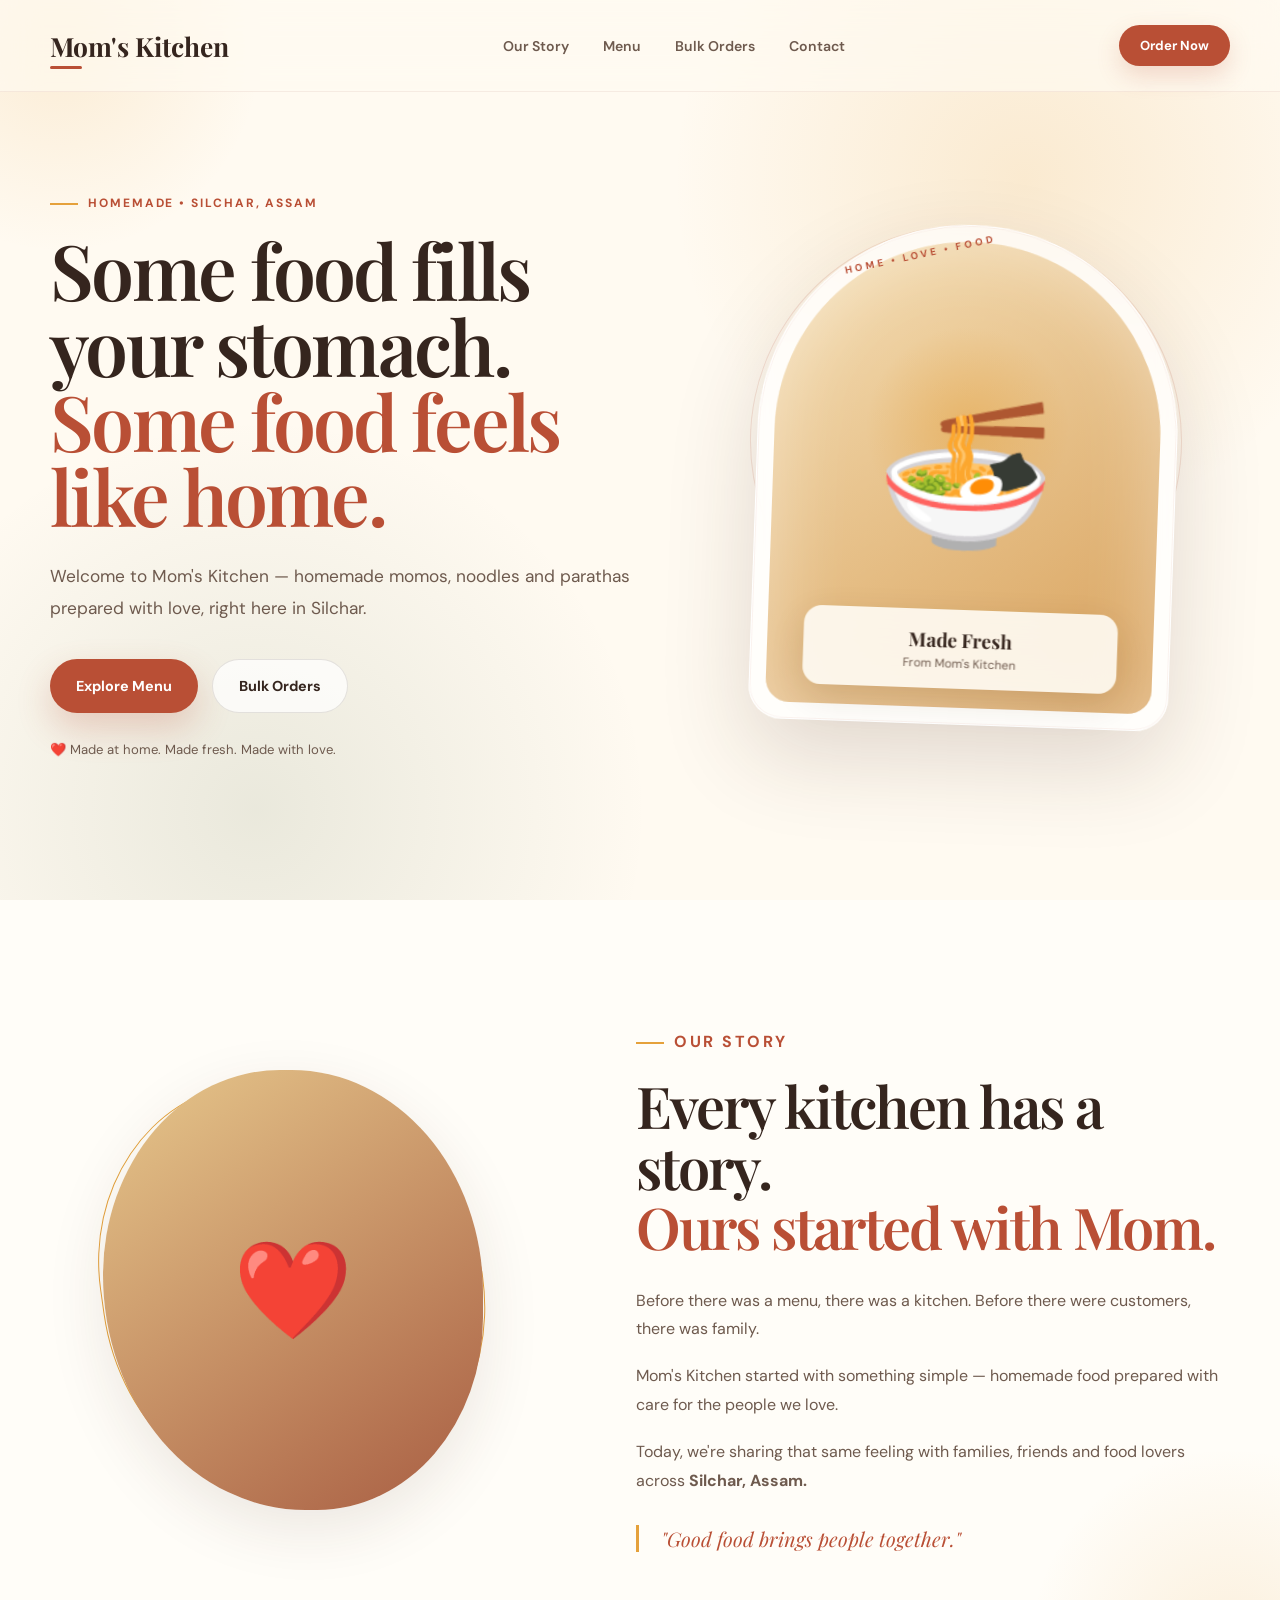
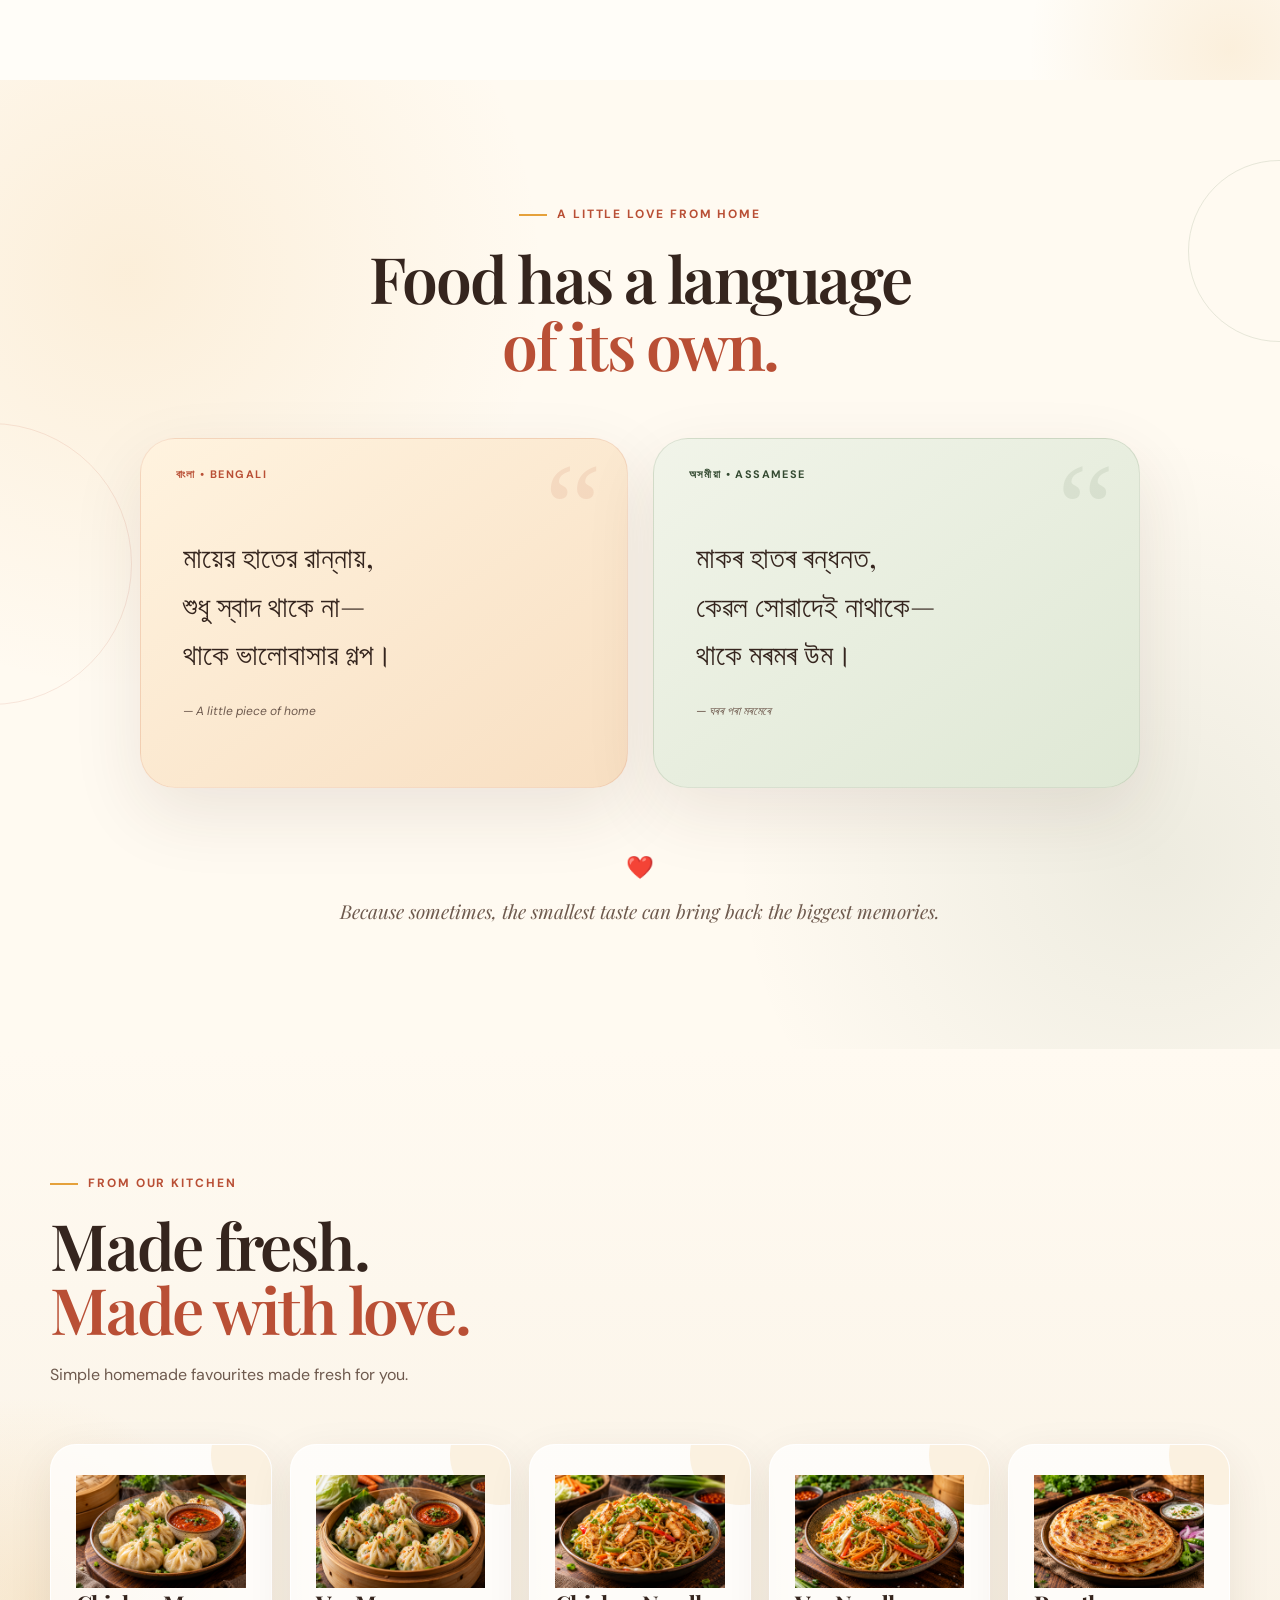
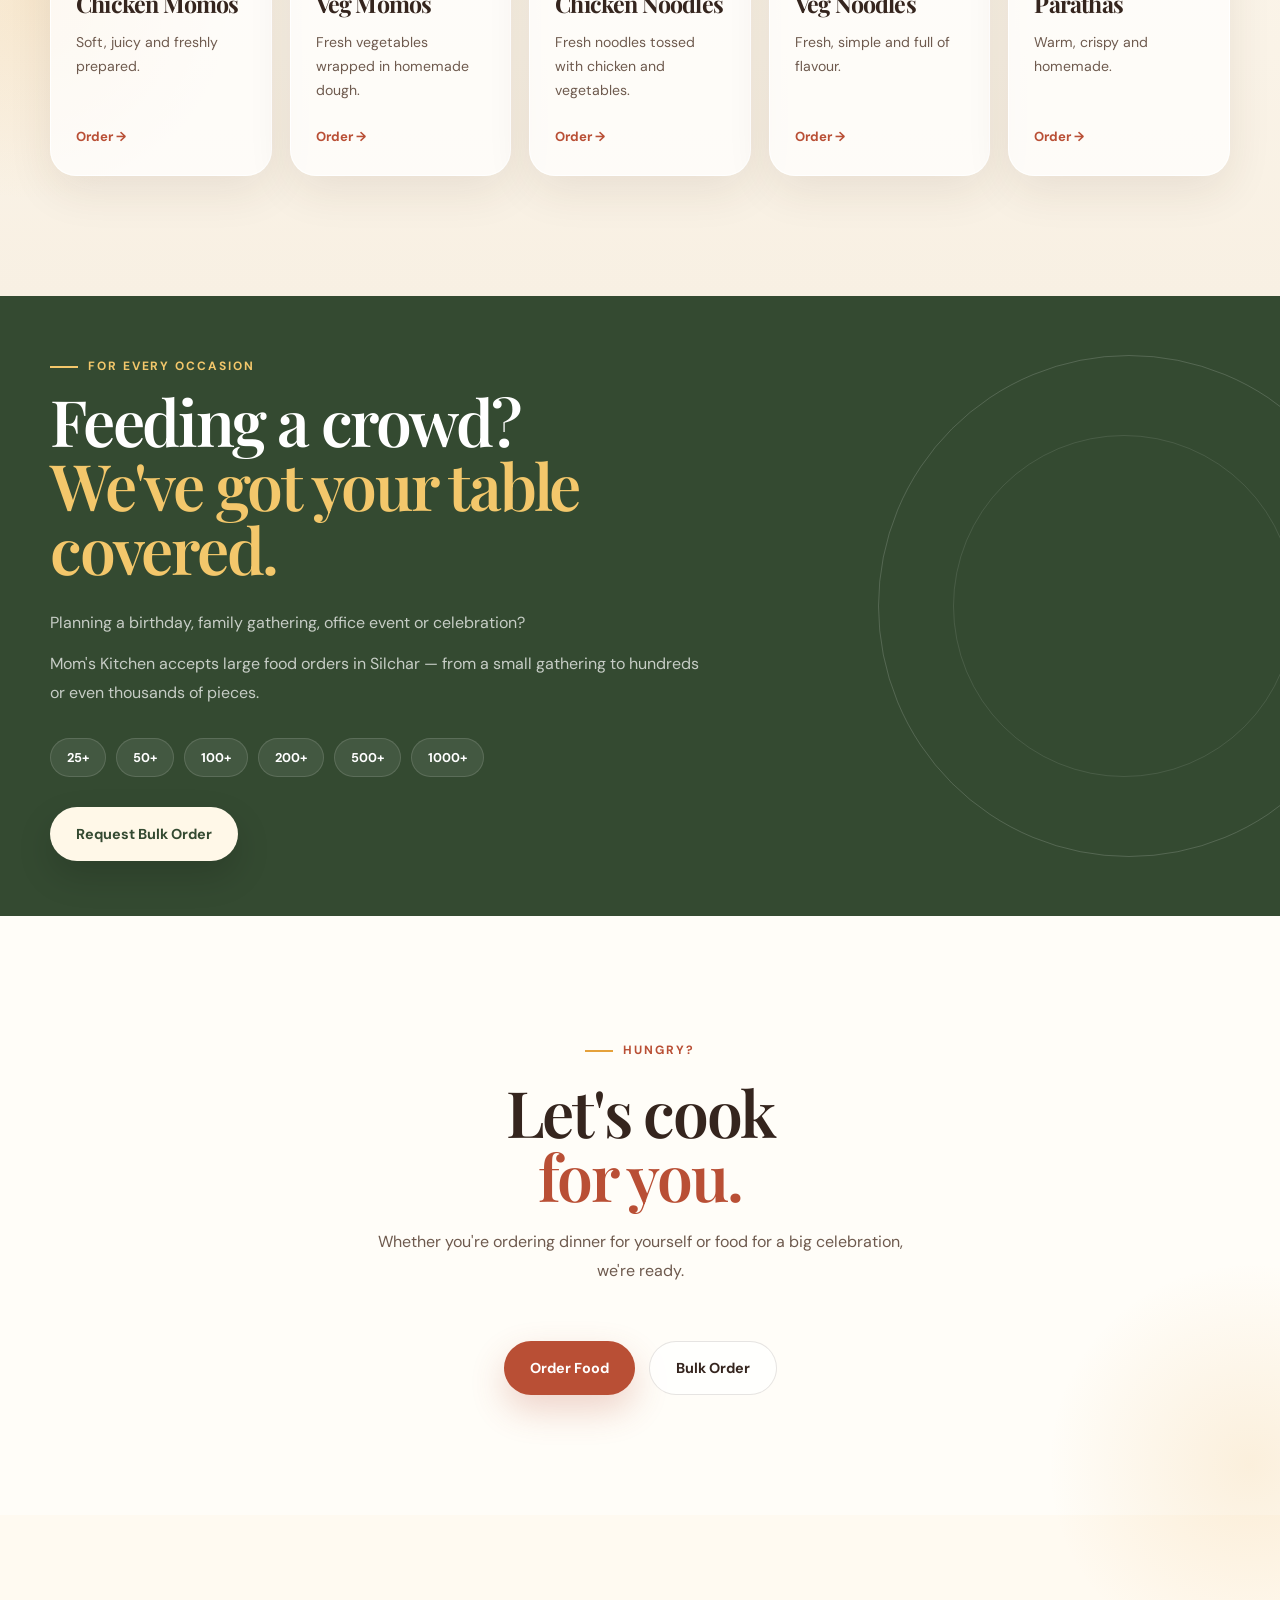
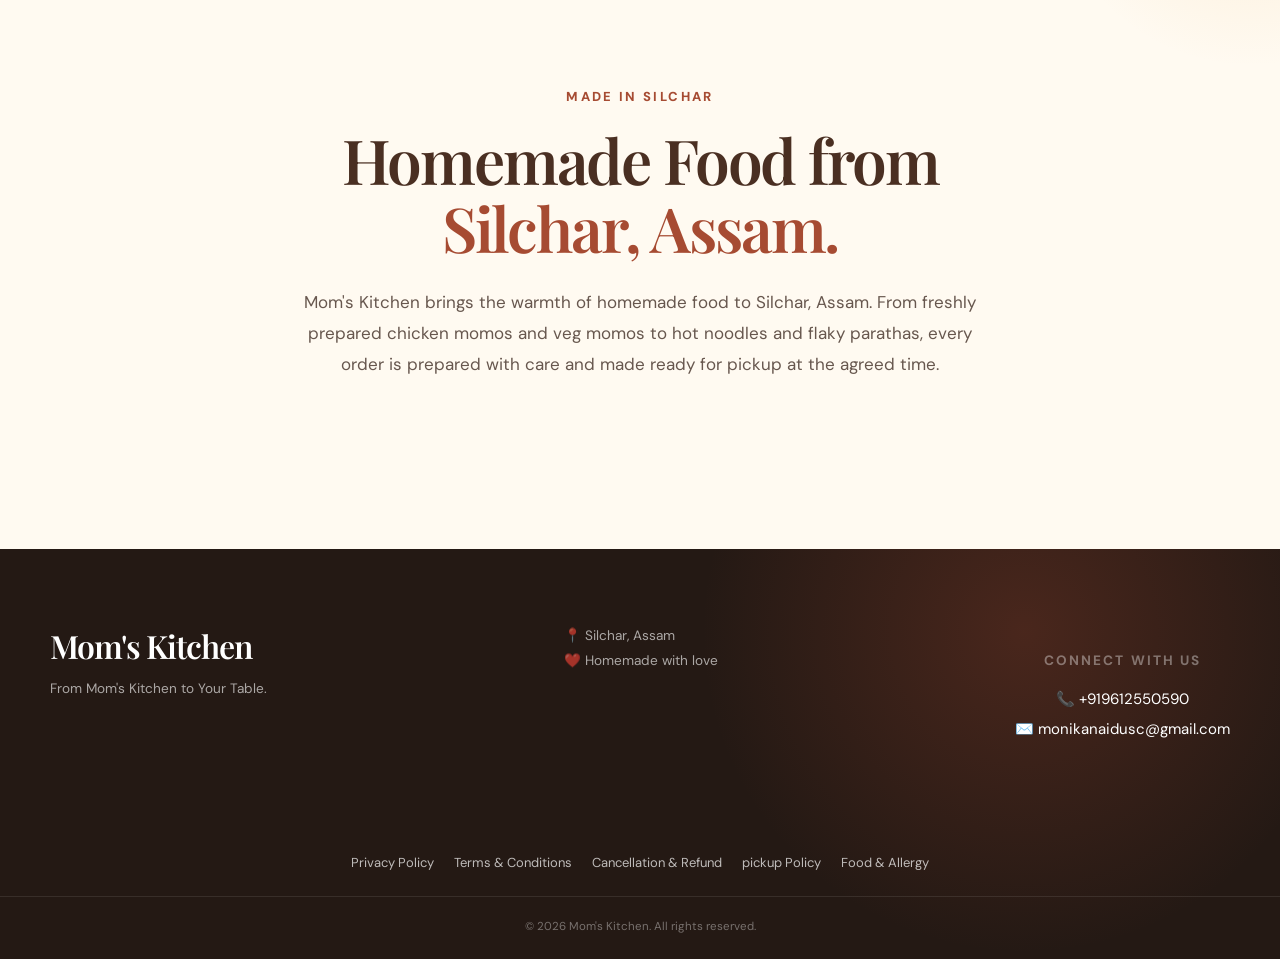
<file: index.html>
<!DOCTYPE html>
<html lang="en">
<head>

    <!-- BASIC SEO -->
    <meta charset="UTF-8">

    <meta name="viewport"
        content="width=device-width, initial-scale=1.0">

    <title>
        Mom's Kitchen | Homemade Momos, Noodles & Parathas in Silchar, Assam
    </title>

    <meta name="description"
        content="Mom's Kitchen serves delicious homemade chicken momos, veg momos, noodles and parathas in Silchar, Assam. Order through WhatsApp and pick up your freshly prepared food at the agreed time.">

    <meta name="keywords"
        content="Mom's Kitchen, homemade food Silchar, momos Silchar, chicken momos Silchar, veg momos Silchar, noodles Silchar, paratha Silchar, homemade momos Assam, bulk momos Silchar, party food Silchar">

    <meta name="author"
        content="Mom's Kitchen">

    <meta name="robots"
        content="index, follow">


    <!-- CANONICAL URL -->
    <!-- Replace this with your real website URL after publishing -->

    <link rel="canonical"
        href="https://YOUR-DOMAIN.com/">


    <!-- OPEN GRAPH / SOCIAL SHARING -->

    <meta property="og:type"
        content="website">

    <meta property="og:title"
        content="Mom's Kitchen | Homemade Food in Silchar">

    <meta property="og:description"
        content="Homemade chicken momos, veg momos, noodles and parathas made with care in Silchar, Assam. Order through WhatsApp and pick up your food.">

    <meta property="og:url"
        content="https://YOUR-DOMAIN.com/">

    <meta property="og:site_name"
        content="Mom's Kitchen">

    <meta property="og:image"
        content="https://YOUR-DOMAIN.com/images/og-image.jpg">


    <!-- TWITTER / X SHARING -->

    <meta name="twitter:card"
        content="summary_large_image">

    <meta name="twitter:title"
        content="Mom's Kitchen | Homemade Food in Silchar">

    <meta name="twitter:description"
        content="Homemade momos, noodles and parathas in Silchar, Assam. Order through WhatsApp and pick up your freshly prepared food.">

    <meta name="twitter:image"
        content="https://YOUR-DOMAIN.com/images/og-image.jpg">


    <!-- THEME COLOR -->

    <meta name="theme-color"
        content="#5C2F24">


    <!-- FAVICON -->
    <!-- We'll add the actual favicon later -->

    <link rel="icon"
        href="images/favicon.png">


    <!-- GOOGLE FONTS -->

    <link rel="preconnect"
        href="https://fonts.googleapis.com">

    <link rel="preconnect"
        href="https://fonts.gstatic.com"
        crossorigin>

    <link
        href="https://fonts.googleapis.com/css2?family=DM+Sans:wght@400;500;600;700&family=Playfair+Display:wght@500;600;700&display=swap"
        rel="stylesheet">


    <!-- WEBSITE CSS -->

    <link rel="stylesheet"
        href="style.css">
        <!-- LOCAL BUSINESS STRUCTURED DATA -->

<script type="application/ld+json">
{
    "@context": "https://schema.org",
    "@type": "FoodEstablishment",

    "name": "Mom's Kitchen",

    "description": "Homemade chicken momos, veg momos, noodles and parathas prepared in Silchar, Assam.",

    "servesCuisine": [
        "Indian",
        "Assamese",
        "Chinese-inspired",
        "Homemade Food"
    ],

    "address": {
        "@type": "PostalAddress",
        "addressLocality": "Silchar",
        "addressRegion": "Assam",
        "addressCountry": "IN"
    },

    "areaServed": {
        "@type": "City",
        "name": "Silchar"
    },

    "priceRange": "₹₹",

    "url": "https://YOUR-DOMAIN.com/",

    "sameAs": [
        "YOUR INSTAGRAM URL"
    ]
}
</script>

</head>

<body>

    <!-- =========================
         NAVIGATION
    ========================== -->

    <header class="navbar">
        <div class="container nav-container">

            <a href="#" class="logo">
                Mom's Kitchen
            </a>

            <nav class="nav-links">
                <a href="#story">Our Story</a>
                <a href="#menu">Menu</a>
                <a href="#bulk">Bulk Orders</a>
                <a href="#contact">Contact</a>
            </nav>

            <a
    href="javascript:void(0)"
    class="nav-order"
    onclick="orderOnWhatsApp('General Order')"
>
    Order Now
</a>

        </div>
    </header>


    <!-- =========================
         HERO
    ========================== -->

    <main>

        <section class="hero">

            <div class="hero-content">

                <p class="eyebrow">
                    Homemade • Silchar, Assam
                </p>

                <h1>
                    Some food fills your stomach.
                    <span>Some food feels like home.</span>
                </h1>

                <p class="hero-description">
                    Welcome to Mom's Kitchen — homemade momos,
                    noodles and parathas prepared with love,
                    right here in Silchar.
                </p>

                <div class="hero-buttons">

                    <a href="#menu" class="btn btn-primary">
                        Explore Menu
                    </a>

                    <a href="#bulk" class="btn btn-secondary">
                        Bulk Orders
                    </a>

                </div>

                <p class="hero-note">
                    ❤️ Made at home. Made fresh. Made with love.
                </p>

            </div>

            <div class="hero-visual">

                <div class="food-card">
                    <div class="food-placeholder">
                        🍜
                    </div>

                    <div class="food-card-text">
                        <strong>Made Fresh</strong>
                        <span>From Mom's Kitchen</span>
                    </div>
                </div>

            </div>

        </section>


        <!-- =========================
             STORY
        ========================== -->

        <section id="story" class="story section">

            <div class="container story-grid">

                <div class="story-image">
                    <div class="image-placeholder">
                        ❤️
                    </div>
                </div>

                <div class="story-content">

                    <p class="eyebrow">
                        Our Story
                    </p>

                    <h2>
                        Every kitchen has a story.
                        <span>Ours started with Mom.</span>
                    </h2>

                    <p>
                        Before there was a menu, there was a kitchen.
                        Before there were customers, there was family.
                    </p>

                    <p>
                        Mom's Kitchen started with something simple —
                        homemade food prepared with care for the people
                        we love.
                    </p>

                    <p>
                        Today, we're sharing that same feeling with
                        families, friends and food lovers across
                        <strong>Silchar, Assam.</strong>
                    </p>

                    <div class="story-quote">
                        "Good food brings people together."
                    </div>

                </div>

            </div>

        </section>
        <!-- =========================
     WORDS FROM HOME
========================== -->

<section class="words-home">

    <div class="container">

        <div class="words-heading">
            <p class="eyebrow">A Little Love From Home</p>

            <h2>
                Food has a language
                <span>of its own.</span>
            </h2>
        </div>


        <div class="quote-grid">

            <!-- Bengali -->

            <div class="language-quote bengali-quote">

                <span class="quote-language">
                    বাংলা • Bengali
                </span>

                <div class="quote-mark">“</div>

                <p>
                    মায়ের হাতের রান্নায়,<br>
                    শুধু স্বাদ থাকে না—<br>
                    থাকে ভালোবাসার গল্প।
                </p>

                <span class="quote-small">
                    — A little piece of home
                </span>

            </div>


            <!-- Assamese -->

            <div class="language-quote assamese-quote">

                <span class="quote-language">
                    অসমীয়া • Assamese
                </span>

                <div class="quote-mark">“</div>

                <p>
                    মাকৰ হাতৰ ৰন্ধনত,<br>
                    কেৱল সোৱাদেই নাথাকে—<br>
                    থাকে মৰমৰ উম।
                </p>

                <span class="quote-small">
                    — ঘৰৰ পৰা মৰমেৰে
                </span>

            </div>

        </div>


        <div class="little-quote">

            <span>❤️</span>

            <p>
                Because sometimes, the smallest taste
                can bring back the biggest memories.
            </p>

        </div>

    </div>

</section>


        <!-- =========================
             MENU
        ========================== -->

        <section id="menu" class="menu section">

            <div class="container">

                <div class="section-heading">

                    <p class="eyebrow">
                        From Our Kitchen
                    </p>

                    <h2>
                        Made fresh.
                        <span>Made with love.</span>
                    </h2>

                    <p>
                        Simple homemade favourites made fresh
                        for you.
                    </p>

                </div>


                <div class="menu-grid">

                    <article class="menu-card">
                        <div class="menu-image">
    <img
        src="images/Steaming Chicken Momos with Chili Sauce.png"
        alt="Chicken Momos"
    >
</div>
                        <h3>Chicken Momos</h3>

                        <p>
                            Soft, juicy and freshly prepared.
                        </p>

                       <a
    href="javascript:void(0)"
    onclick="orderOnWhatsApp('Chicken Momos')"
>
    Order →
</a>
                    </article>


                    <article class="menu-card">
                        <div class="menu-image">
    <img
        src="images/Steaming Vegetable Momos with Chili Sauce.png"
        alt="Veg Momos"
    >
</div>

                        <h3>Veg Momos</h3>

                        <p>
                            Fresh vegetables wrapped in
                            homemade dough.
                        </p>

                        <a
    href="javascript:void(0)"
    onclick="orderOnWhatsApp('Veg Momos')"
>
    Order →
</a>
                    </article>


                    <article class="menu-card">
                        <div class="menu-image">
    <img
        src="images/Rustic Chicken Stir-Fried Noodles.png"
        alt="Chicken Noodles"
    >
</div>

                        <h3>Chicken Noodles</h3>

                        <p>
                            Fresh noodles tossed with chicken
                            and vegetables.
                        </p>

                        <a
    href="javascript:void(0)"
    onclick="orderOnWhatsApp('Chicken Noodles')"
>
    Order →
</a>
                    </article>


                    <article class="menu-card">
                        <div class="menu-image">
    <img
        src="images/Steaming Vegetable Noodles in a Rustic Bowl.png"
        alt="Veg Noodles"
    >
</div>

                        <h3>Veg Noodles</h3>

                        <p>
                            Fresh, simple and full of flavour.
                        </p>

                        <a
    href="javascript:void(0)"
    onclick="orderOnWhatsApp('Veg Noodles')"
>
    Order →
</a>
                    </article>


                    <article class="menu-card">
                        <div class="menu-image">
    <img
        src="images/Buttery Flaky Parathas with Chutney copy.png"
        alt="Homemade Paratha"
    >
</div>

                        <h3>Parathas</h3>

                        <p>
                            Warm, crispy and homemade.
                        </p>

                       <a
    href="javascript:void(0)"
    onclick="orderOnWhatsApp('Parathas')"
>
    Order →
</a>
                    </article>

                </div>

            </div>

        </section>


        <!-- =========================
             BULK ORDERS
        ========================== -->

        <section id="bulk" class="bulk section">

            <div class="container bulk-container">

                <div class="bulk-content">

                    <p class="eyebrow">
                        For Every Occasion
                    </p>

                    <h2>
                        Feeding a crowd?
                        <span>We've got your table covered.</span>
                    </h2>

                    <p>
                        Planning a birthday, family gathering,
                        office event or celebration?
                    </p>

                    <p>
                        Mom's Kitchen accepts large food orders
                        in Silchar — from a small gathering to
                        hundreds or even thousands of pieces.
                    </p>

                    <div class="quantity-list">

                        <span>25+</span>
                        <span>50+</span>
                        <span>100+</span>
                        <span>200+</span>
                        <span>500+</span>
                        <span>1000+</span>

                    </div>

                    <a
    href="javascript:void(0)"
    class="btn btn-light"
    onclick="bulkOrderOnWhatsApp()"
>
    Request Bulk Order
</a>

                </div>

            </div>

        </section>


        <!-- =========================
             ORDER
        ========================== -->

        <section id="order" class="order section">

            <div class="container">

                <div class="section-heading">

                    <p class="eyebrow">
                        Hungry?
                    </p>

                    <h2>
                        Let's cook
                        <span>for you.</span>
                    </h2>

                    <p>
                        Whether you're ordering dinner for yourself
                        or food for a big celebration, we're ready.
                    </p>

                </div>

                <div class="order-buttons">

                    <a
    href="javascript:void(0)"
    class="btn btn-primary"
    onclick="orderOnWhatsApp('Food Order')"
>
    Order Food
</a>
<a
    href="javascript:void(0)"
    class="btn btn-secondary"
    onclick="bulkOrderOnWhatsApp()"
>
    Bulk Order
</a>

                </div>

            </div>

        </section>

    </main>
    <section class="local-seo-section">

    <p class="section-label">
        MADE IN SILCHAR
    </p>

    <h2>
        Homemade Food from
        <span>Silchar, Assam.</span>
    </h2>

    <p>
        Mom's Kitchen brings the warmth of homemade food to
        Silchar, Assam. From freshly prepared chicken momos and
        veg momos to hot noodles and flaky parathas, every order
        is prepared with care and made ready for pickup at the
        agreed time.
    </p>

</section>


    <!-- =========================
         FOOTER
    ========================== -->

    <footer id="contact">

        <div class="container footer-container">

            <div>
                <h2>Mom's Kitchen</h2>

                <p>
                    From Mom's Kitchen to Your Table.
                </p>
            </div>

            <div>
                <p>📍 Silchar, Assam</p>
                <p>❤️ Homemade with love</p>
            </div>
            <div class="footer-contact">

    <p class="footer-contact-title">
        Connect With Us
    </p>

    <a href="tel:+919612550590">
        📞 +919612550590
    </a>

    <a href="mailto:monikanaidusc@gmail.com">
        ✉️ monikanaidusc@gmail.com
    </a>

</div>

        </div>
        <div class="footer-legal">

    <a href="privacy.html">Privacy Policy</a>

    <a href="terms.html">Terms & Conditions</a>

    <a href="refund.html">Cancellation & Refund</a>

    <a href="pickup.html">pickup Policy</a>

    <a href="allergy.html">Food & Allergy</a>

</div>

        <div class="footer-bottom">
            © 2026 Mom's Kitchen. All rights reserved.
        </div>

    </footer>


    <script src="script.js"></script>
    

</body>
</html>
</file>
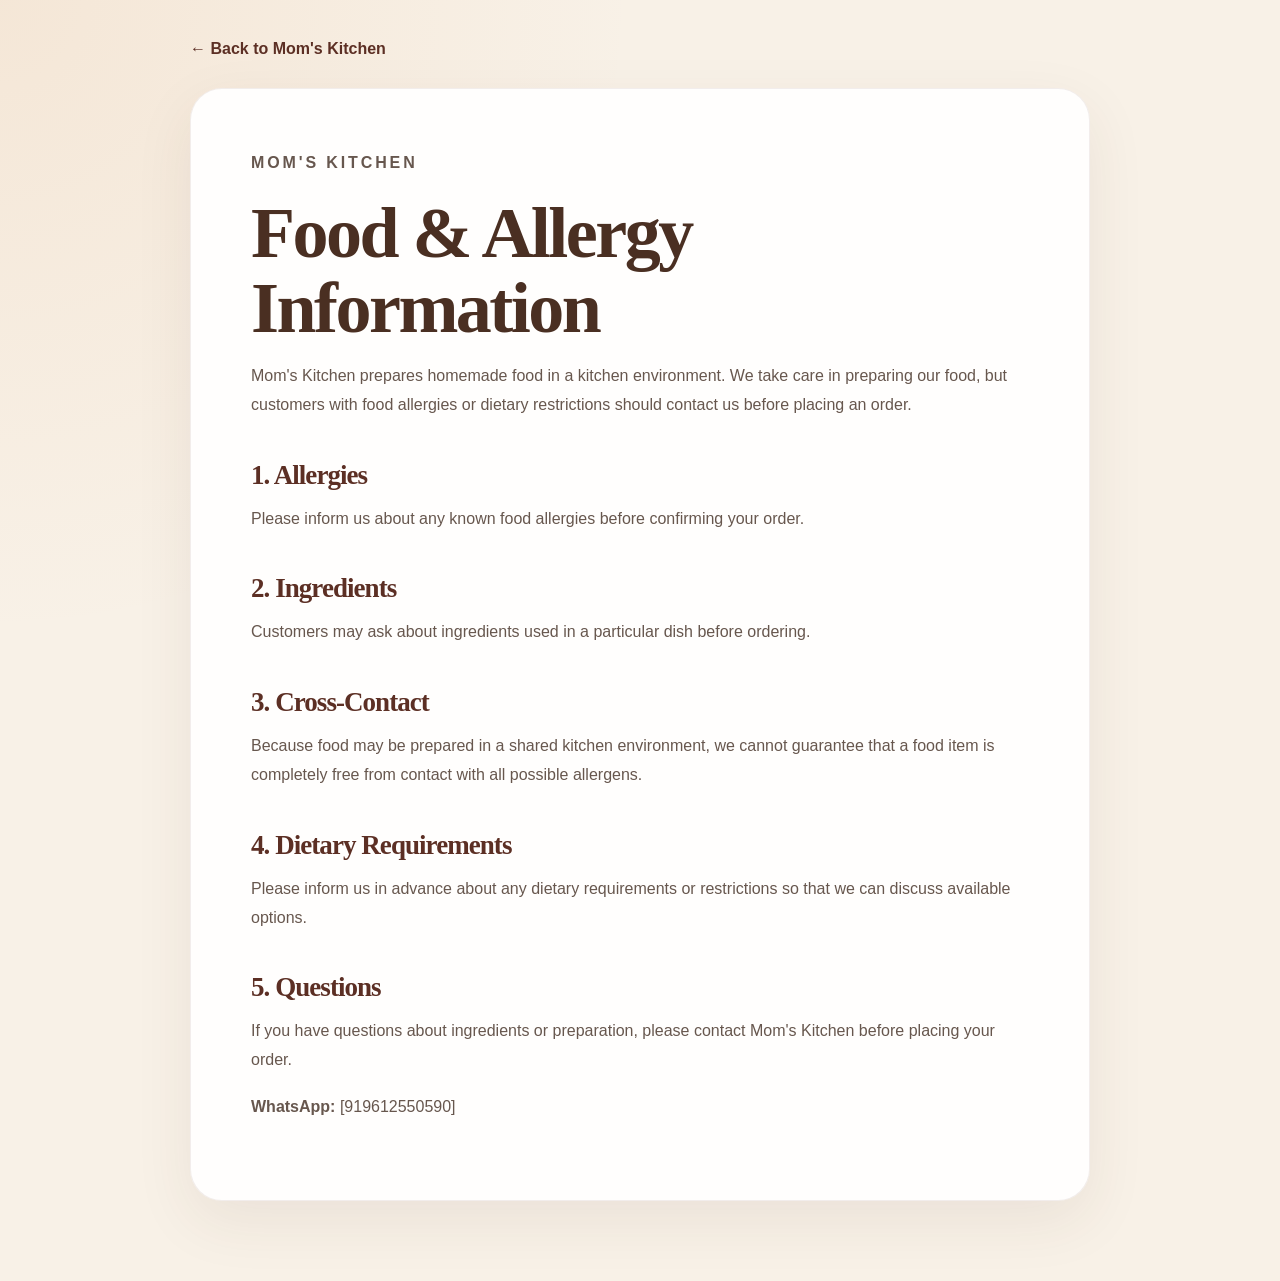
<file: allergy.html>
<!DOCTYPE html>
<html lang="en">

<head>

    <meta charset="UTF-8">
    <meta name="viewport" content="width=device-width, initial-scale=1.0">

    <title>Food & Allergy Information | Mom's Kitchen</title>

    <link rel="stylesheet" href="style.css">

</head>

<body>

<main class="legal-page">

    <a href="index.html" class="legal-back">
        ← Back to Mom's Kitchen
    </a>

    <div class="legal-container">

        <p class="legal-label">MOM'S KITCHEN</p>

        <h1>Food & Allergy Information</h1>

        <p>
            Mom's Kitchen prepares homemade food in a kitchen environment.
            We take care in preparing our food, but customers with food
            allergies or dietary restrictions should contact us before
            placing an order.
        </p>

        <h2>1. Allergies</h2>

        <p>
            Please inform us about any known food allergies before confirming
            your order.
        </p>

        <h2>2. Ingredients</h2>

        <p>
            Customers may ask about ingredients used in a particular dish
            before ordering.
        </p>

        <h2>3. Cross-Contact</h2>

        <p>
            Because food may be prepared in a shared kitchen environment,
            we cannot guarantee that a food item is completely free from
            contact with all possible allergens.
        </p>

        <h2>4. Dietary Requirements</h2>

        <p>
            Please inform us in advance about any dietary requirements or
            restrictions so that we can discuss available options.
        </p>

        <h2>5. Questions</h2>

        <p>
            If you have questions about ingredients or preparation,
            please contact Mom's Kitchen before placing your order.
        </p>

        <p>
            <strong>WhatsApp:</strong> [919612550590]
        </p>

    </div>

</main>

</body>

</html>
</file>
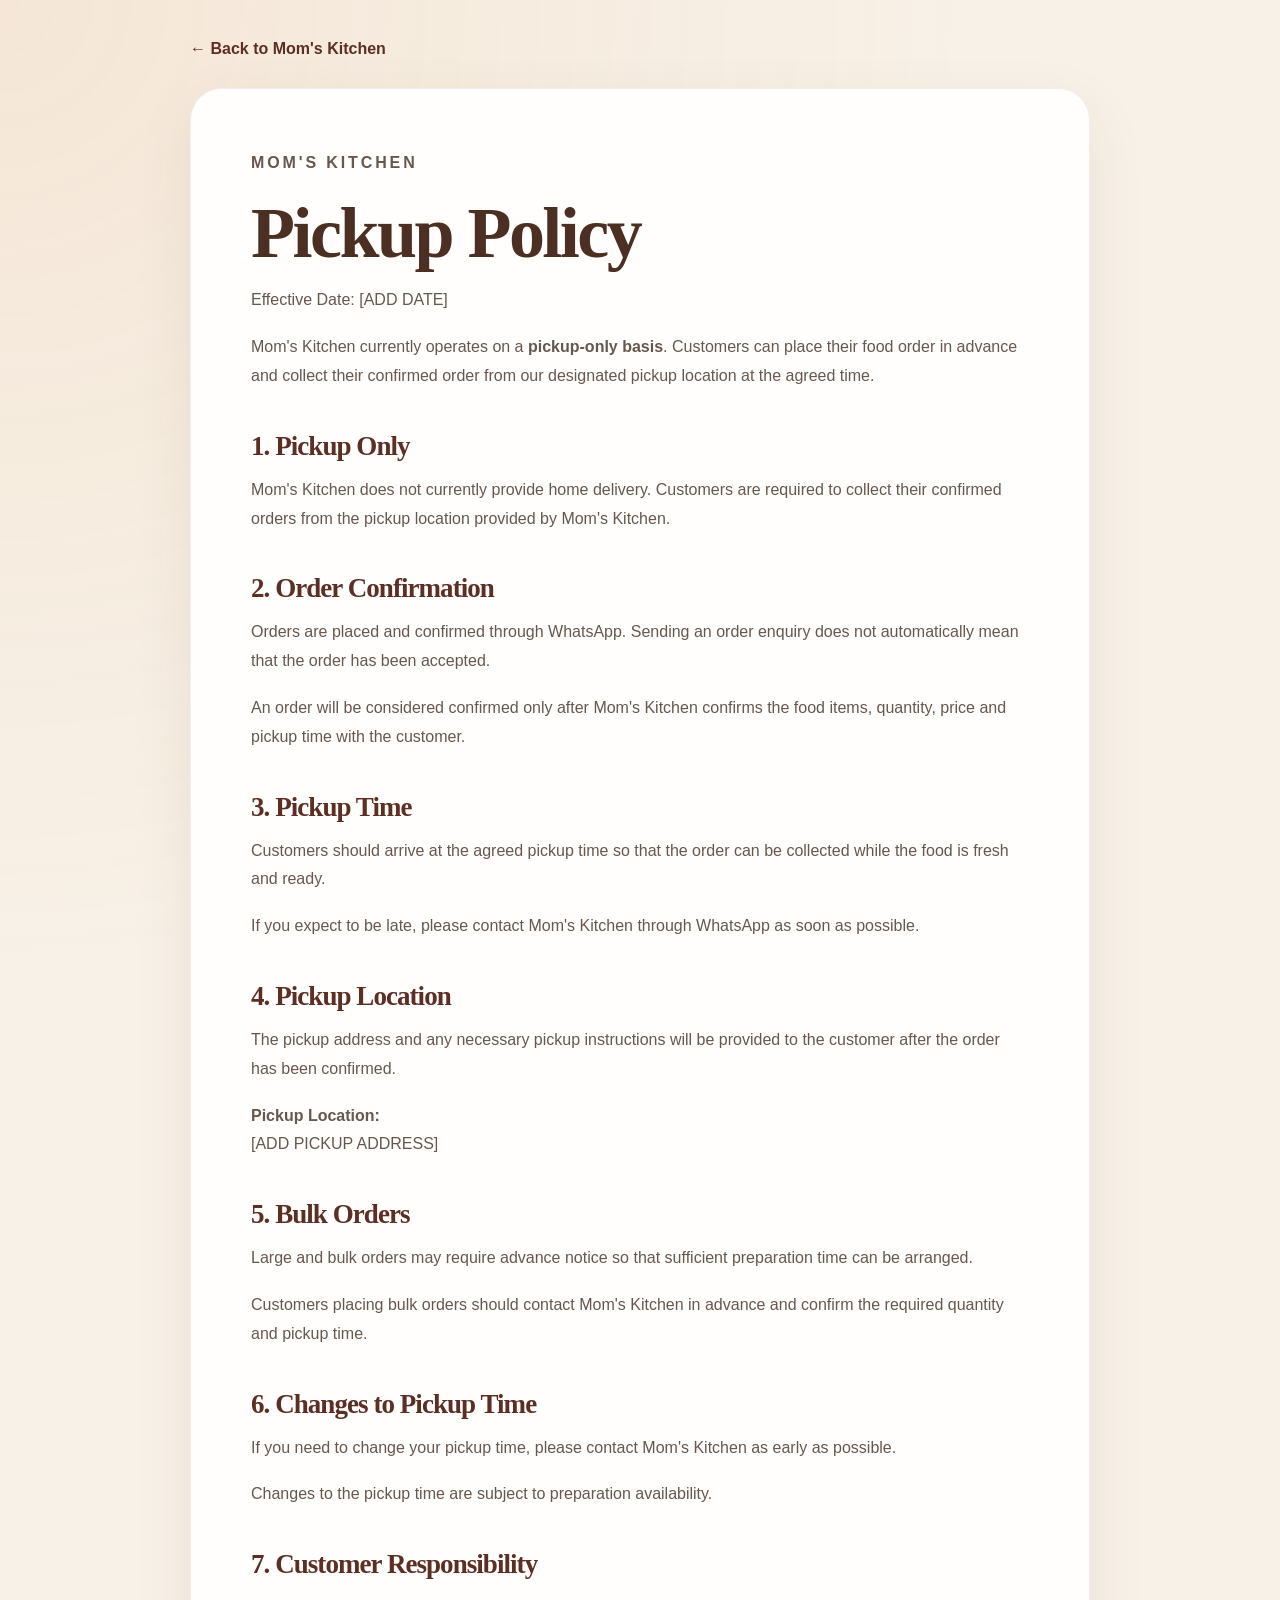
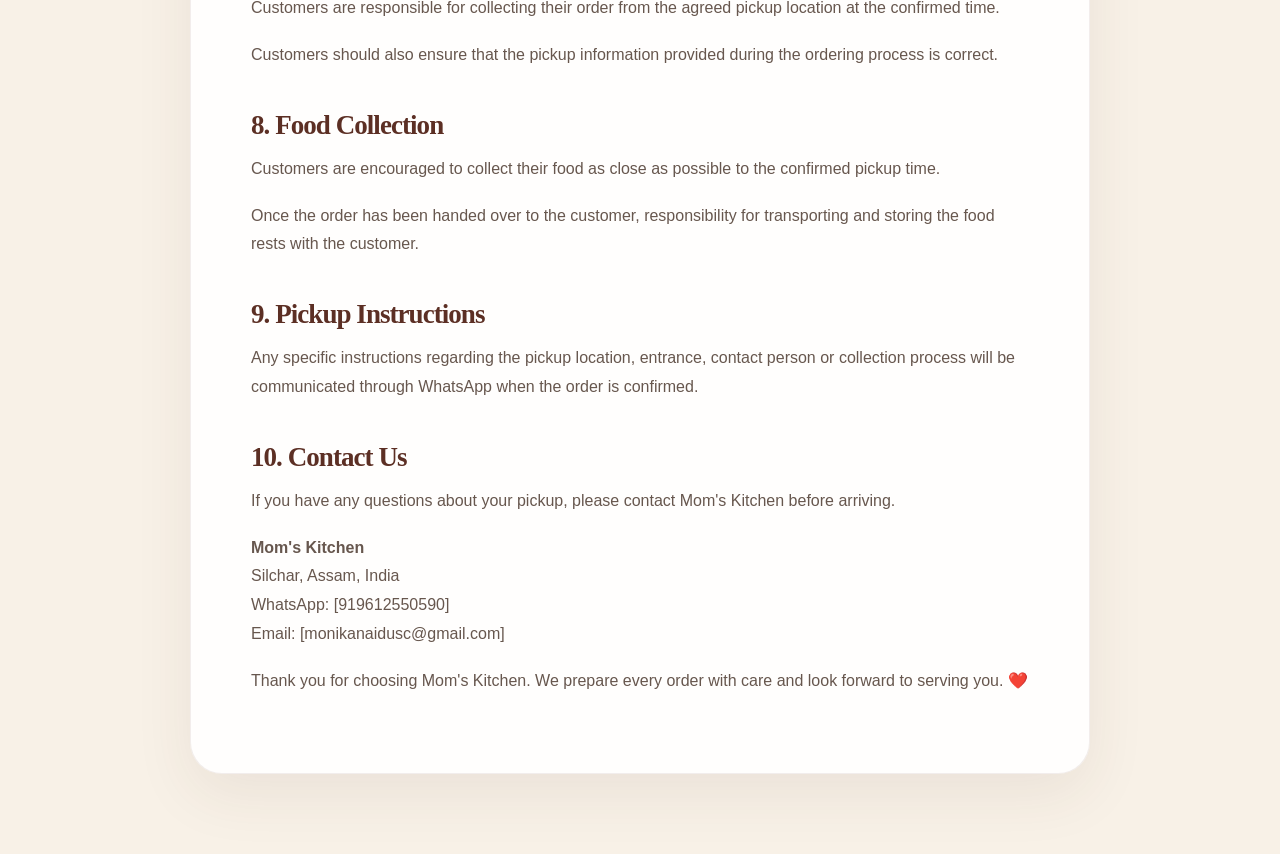
<file: pickup.html>
<!DOCTYPE html>
<html lang="en">

<head>

    <meta charset="UTF-8">

    <meta name="viewport"
        content="width=device-width, initial-scale=1.0">

    <title>Pickup Policy | Mom's Kitchen</title>

    <meta name="description"
        content="Pickup Policy for Mom's Kitchen, Silchar, Assam.">

    <link rel="stylesheet" href="style.css">

</head>


<body>

<main class="legal-page">


    <!-- BACK TO HOME -->

    <a href="index.html" class="legal-back">
        ← Back to Mom's Kitchen
    </a>



    <!-- POLICY CONTENT -->

    <div class="legal-container">


        <p class="legal-label">
            MOM'S KITCHEN
        </p>


        <h1>
            Pickup Policy
        </h1>


        <p class="legal-updated">
            Effective Date: [ADD DATE]
        </p>



        <!-- INTRO -->

        <p>
            Mom's Kitchen currently operates on a
            <strong>pickup-only basis</strong>.
            Customers can place their food order in advance and
            collect their confirmed order from our designated
            pickup location at the agreed time.
        </p>



        <!-- 1 -->

        <h2>
            1. Pickup Only
        </h2>

        <p>
            Mom's Kitchen does not currently provide home delivery.
            Customers are required to collect their confirmed orders
            from the pickup location provided by Mom's Kitchen.
        </p>



        <!-- 2 -->

        <h2>
            2. Order Confirmation
        </h2>

        <p>
            Orders are placed and confirmed through WhatsApp.
            Sending an order enquiry does not automatically mean that
            the order has been accepted.
        </p>

        <p>
            An order will be considered confirmed only after
            Mom's Kitchen confirms the food items, quantity, price
            and pickup time with the customer.
        </p>



        <!-- 3 -->

        <h2>
            3. Pickup Time
        </h2>

        <p>
            Customers should arrive at the agreed pickup time so
            that the order can be collected while the food is fresh
            and ready.
        </p>

        <p>
            If you expect to be late, please contact Mom's Kitchen
            through WhatsApp as soon as possible.
        </p>



        <!-- 4 -->

        <h2>
            4. Pickup Location
        </h2>

        <p>
            The pickup address and any necessary pickup instructions
            will be provided to the customer after the order has
            been confirmed.
        </p>

        <p>
            <strong>Pickup Location:</strong><br>
            [ADD PICKUP ADDRESS]
        </p>



        <!-- 5 -->

        <h2>
            5. Bulk Orders
        </h2>

        <p>
            Large and bulk orders may require advance notice so that
            sufficient preparation time can be arranged.
        </p>

        <p>
            Customers placing bulk orders should contact Mom's Kitchen
            in advance and confirm the required quantity and pickup
            time.
        </p>



        <!-- 6 -->

        <h2>
            6. Changes to Pickup Time
        </h2>

        <p>
            If you need to change your pickup time, please contact
            Mom's Kitchen as early as possible.
        </p>

        <p>
            Changes to the pickup time are subject to preparation
            availability.
        </p>



        <!-- 7 -->

        <h2>
            7. Customer Responsibility
        </h2>

        <p>
            Customers are responsible for collecting their order
            from the agreed pickup location at the confirmed time.
        </p>

        <p>
            Customers should also ensure that the pickup information
            provided during the ordering process is correct.
        </p>



        <!-- 8 -->

        <h2>
            8. Food Collection
        </h2>

        <p>
            Customers are encouraged to collect their food as close
            as possible to the confirmed pickup time.
        </p>

        <p>
            Once the order has been handed over to the customer,
            responsibility for transporting and storing the food
            rests with the customer.
        </p>



        <!-- 9 -->

        <h2>
            9. Pickup Instructions
        </h2>

        <p>
            Any specific instructions regarding the pickup location,
            entrance, contact person or collection process will be
            communicated through WhatsApp when the order is confirmed.
        </p>



        <!-- 10 -->

        <h2>
            10. Contact Us
        </h2>

        <p>
            If you have any questions about your pickup, please
            contact Mom's Kitchen before arriving.
        </p>

        <p>
            <strong>Mom's Kitchen</strong><br>
            Silchar, Assam, India<br>
            WhatsApp: [919612550590]<br>
            Email: [monikanaidusc@gmail.com]
        </p>



        <!-- FINAL NOTE -->

        <p>
            Thank you for choosing Mom's Kitchen.
            We prepare every order with care and look forward to
            serving you. ❤️
        </p>


    </div>

</main>


</body>

</html>
</file>
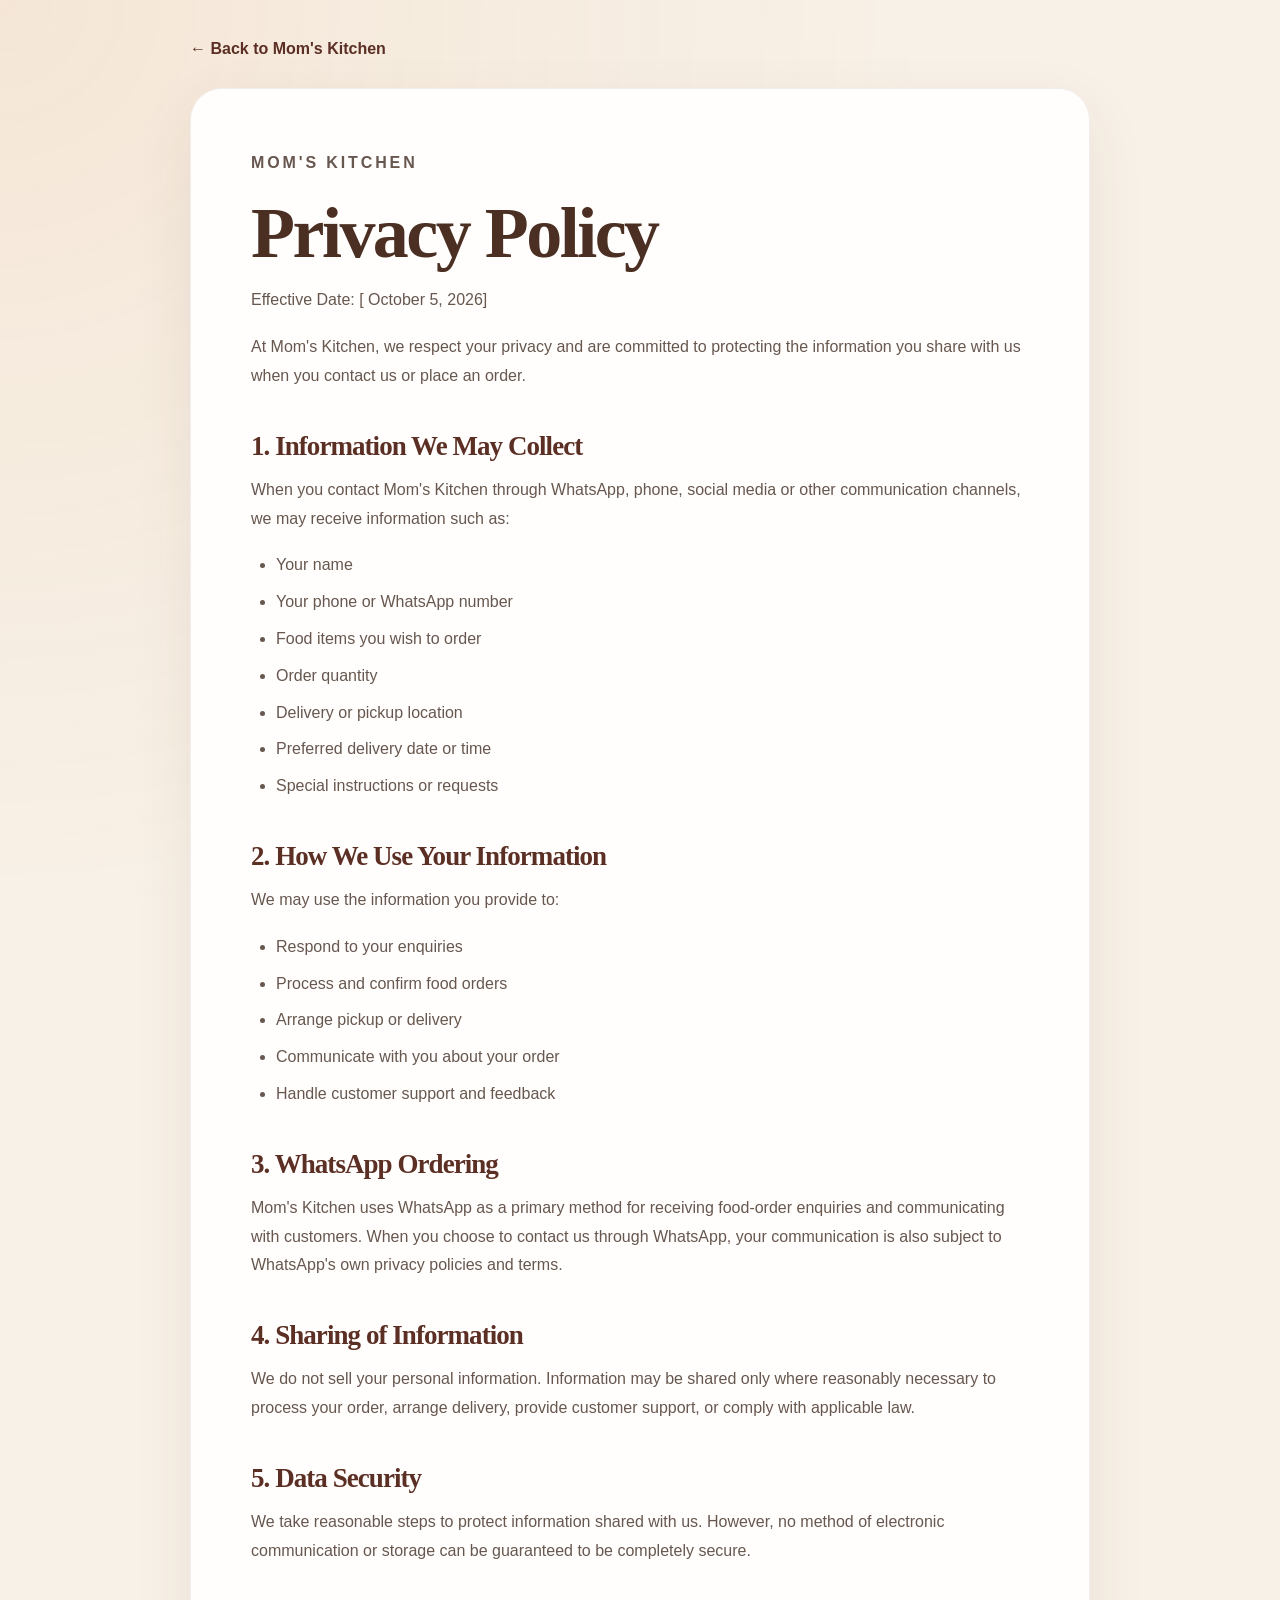
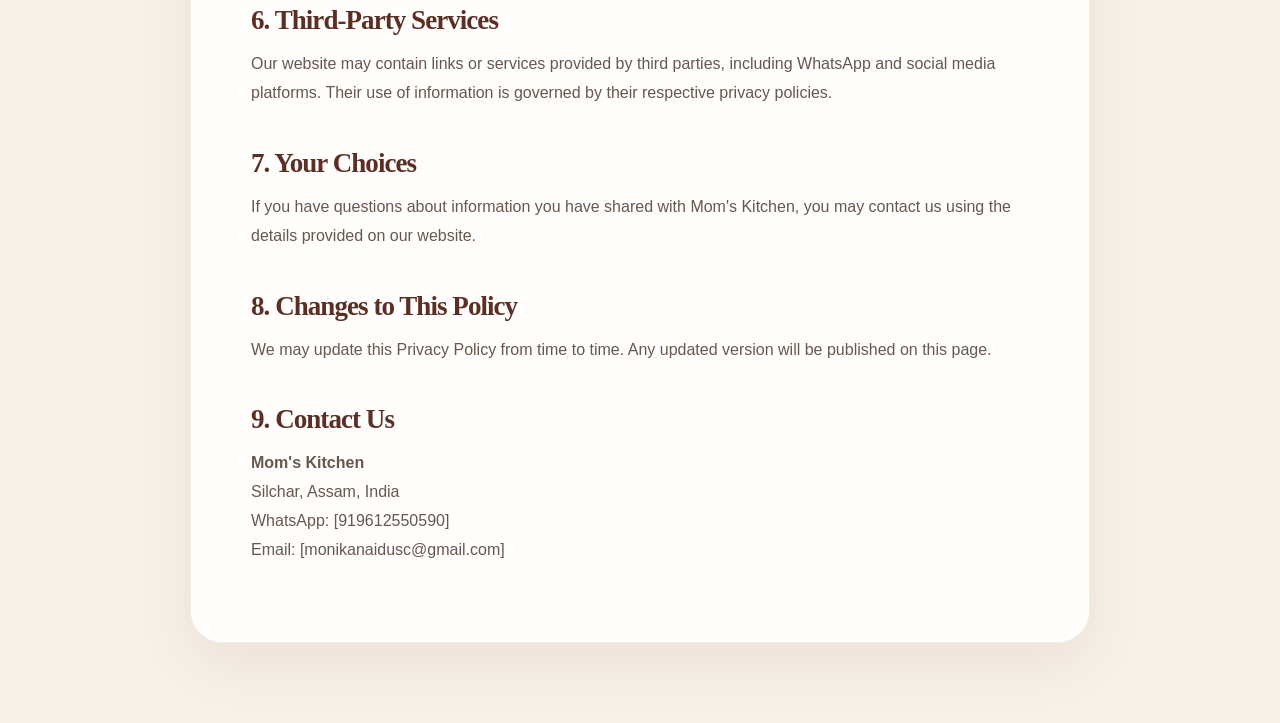
<file: privacy.html>
<!DOCTYPE html>
<html lang="en">
<head>
    <meta charset="UTF-8">
    <meta name="viewport" content="width=device-width, initial-scale=1.0">

    <title>Privacy Policy | Mom's Kitchen</title>

    <meta name="description"
        content="Privacy Policy for Mom's Kitchen, Silchar, Assam.">

    <link rel="stylesheet" href="style.css">
</head>

<body>

    <main class="legal-page">

        <a href="index.html" class="legal-back">← Back to Mom's Kitchen</a>

        <div class="legal-container">

            <p class="legal-label">MOM'S KITCHEN</p>

            <h1>Privacy Policy</h1>

            <p class="legal-updated">
                Effective Date: [ October 5, 2026]
            </p>

            <p>
                At Mom's Kitchen, we respect your privacy and are committed
                to protecting the information you share with us when you
                contact us or place an order.
            </p>

            <h2>1. Information We May Collect</h2>

            <p>
                When you contact Mom's Kitchen through WhatsApp, phone,
                social media or other communication channels, we may receive
                information such as:
            </p>

            <ul>
                <li>Your name</li>
                <li>Your phone or WhatsApp number</li>
                <li>Food items you wish to order</li>
                <li>Order quantity</li>
                <li>Delivery or pickup location</li>
                <li>Preferred delivery date or time</li>
                <li>Special instructions or requests</li>
            </ul>

            <h2>2. How We Use Your Information</h2>

            <p>
                We may use the information you provide to:
            </p>

            <ul>
                <li>Respond to your enquiries</li>
                <li>Process and confirm food orders</li>
                <li>Arrange pickup or delivery</li>
                <li>Communicate with you about your order</li>
                <li>Handle customer support and feedback</li>
            </ul>

            <h2>3. WhatsApp Ordering</h2>

            <p>
                Mom's Kitchen uses WhatsApp as a primary method for receiving
                food-order enquiries and communicating with customers.
                When you choose to contact us through WhatsApp, your
                communication is also subject to WhatsApp's own privacy
                policies and terms.
            </p>

            <h2>4. Sharing of Information</h2>

            <p>
                We do not sell your personal information.
                Information may be shared only where reasonably necessary
                to process your order, arrange delivery, provide customer
                support, or comply with applicable law.
            </p>

            <h2>5. Data Security</h2>

            <p>
                We take reasonable steps to protect information shared with
                us. However, no method of electronic communication or
                storage can be guaranteed to be completely secure.
            </p>

            <h2>6. Third-Party Services</h2>

            <p>
                Our website may contain links or services provided by
                third parties, including WhatsApp and social media platforms.
                Their use of information is governed by their respective
                privacy policies.
            </p>

            <h2>7. Your Choices</h2>

            <p>
                If you have questions about information you have shared with
                Mom's Kitchen, you may contact us using the details provided
                on our website.
            </p>

            <h2>8. Changes to This Policy</h2>

            <p>
                We may update this Privacy Policy from time to time.
                Any updated version will be published on this page.
            </p>

            <h2>9. Contact Us</h2>

            <p>
                <strong>Mom's Kitchen</strong><br>
                Silchar, Assam, India<br>
                WhatsApp: [919612550590]<br>
                Email: [monikanaidusc@gmail.com]
            </p>

        </div>

    </main>

</body>
</html>
</file>
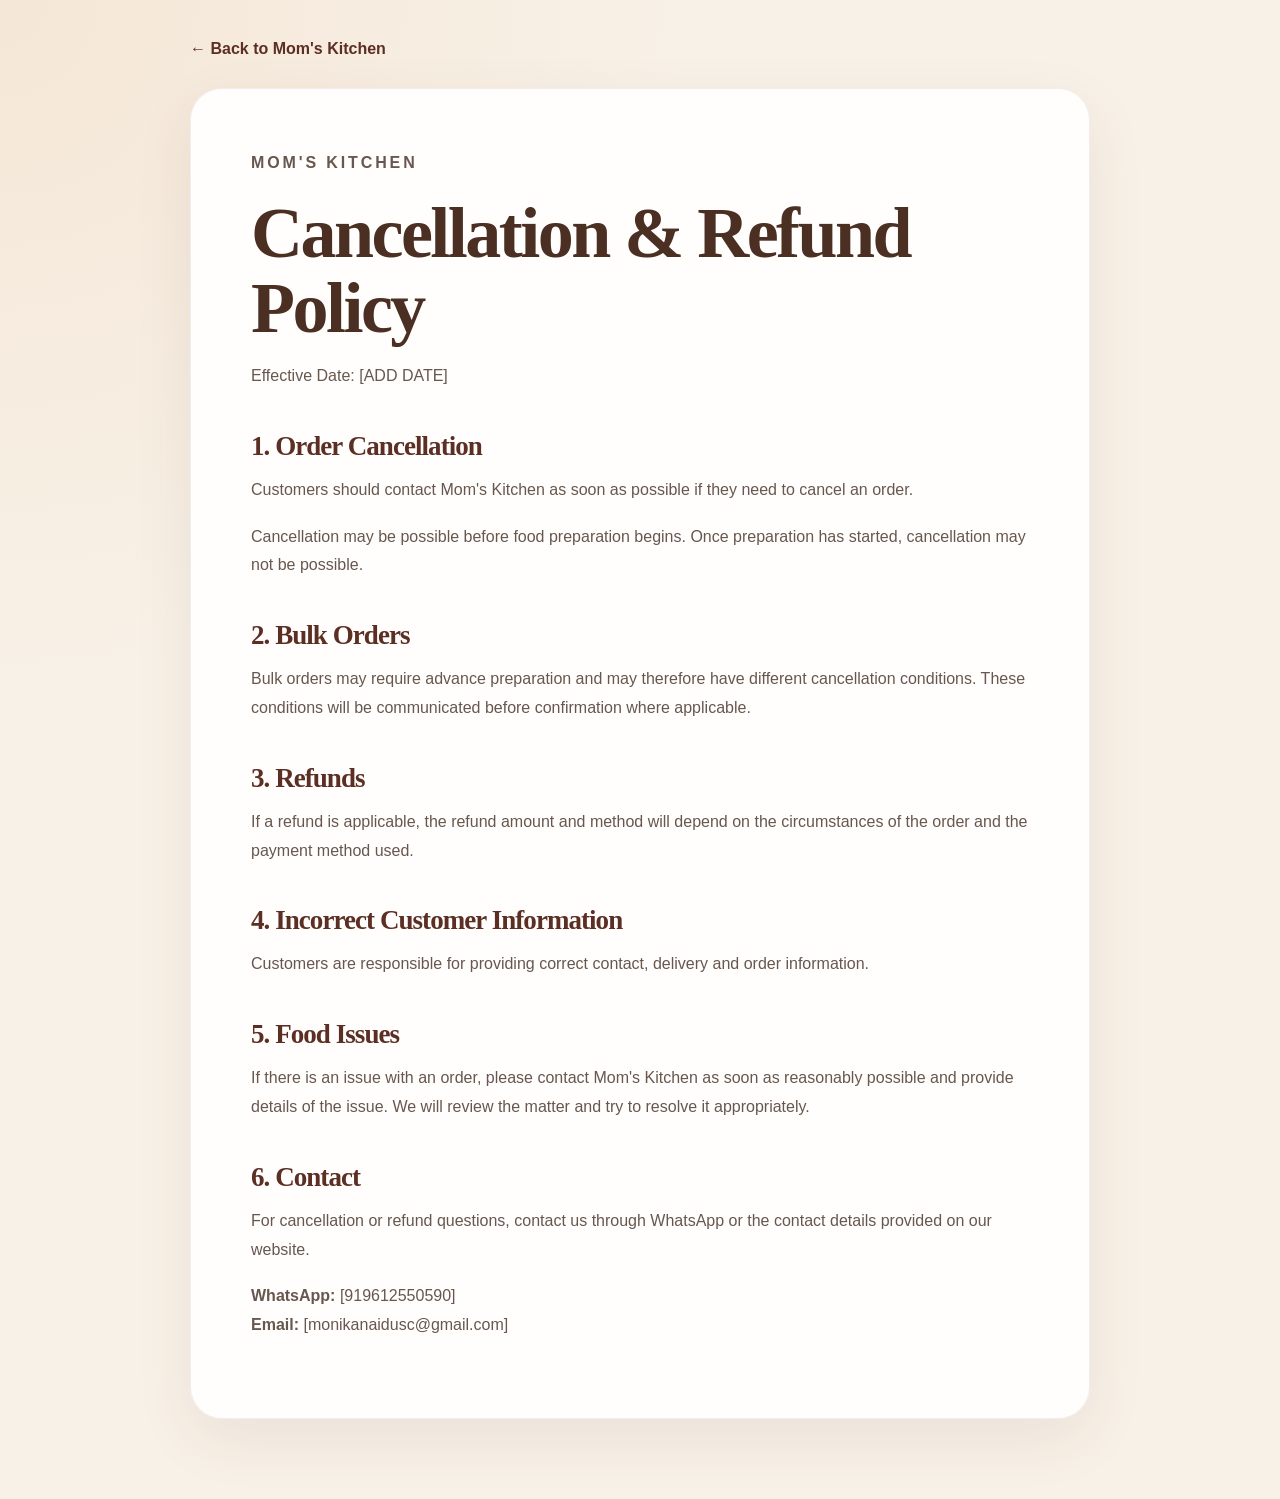
<file: refund.html>
<!DOCTYPE html>
<html lang="en">

<head>

    <meta charset="UTF-8">
    <meta name="viewport" content="width=device-width, initial-scale=1.0">

    <title>Cancellation & Refund Policy | Mom's Kitchen</title>

    <link rel="stylesheet" href="style.css">

</head>

<body>

<main class="legal-page">

    <a href="index.html" class="legal-back">
        ← Back to Mom's Kitchen
    </a>

    <div class="legal-container">

        <p class="legal-label">MOM'S KITCHEN</p>

        <h1>Cancellation & Refund Policy</h1>

        <p class="legal-updated">
            Effective Date: [ADD DATE]
        </p>

        <h2>1. Order Cancellation</h2>

        <p>
            Customers should contact Mom's Kitchen as soon as possible if
            they need to cancel an order.
        </p>

        <p>
            Cancellation may be possible before food preparation begins.
            Once preparation has started, cancellation may not be possible.
        </p>

        <h2>2. Bulk Orders</h2>

        <p>
            Bulk orders may require advance preparation and may therefore
            have different cancellation conditions. These conditions will
            be communicated before confirmation where applicable.
        </p>

        <h2>3. Refunds</h2>

        <p>
            If a refund is applicable, the refund amount and method will
            depend on the circumstances of the order and the payment method
            used.
        </p>

        <h2>4. Incorrect Customer Information</h2>

        <p>
            Customers are responsible for providing correct contact,
            delivery and order information.
        </p>

        <h2>5. Food Issues</h2>

        <p>
            If there is an issue with an order, please contact Mom's Kitchen
            as soon as reasonably possible and provide details of the issue.
            We will review the matter and try to resolve it appropriately.
        </p>

        <h2>6. Contact</h2>

        <p>
            For cancellation or refund questions, contact us through
            WhatsApp or the contact details provided on our website.
        </p>

        <p>
            <strong>WhatsApp:</strong> [919612550590]<br>
            <strong>Email:</strong> [monikanaidusc@gmail.com]
        </p>

    </div>

</main>

</body>
</html>
</file>
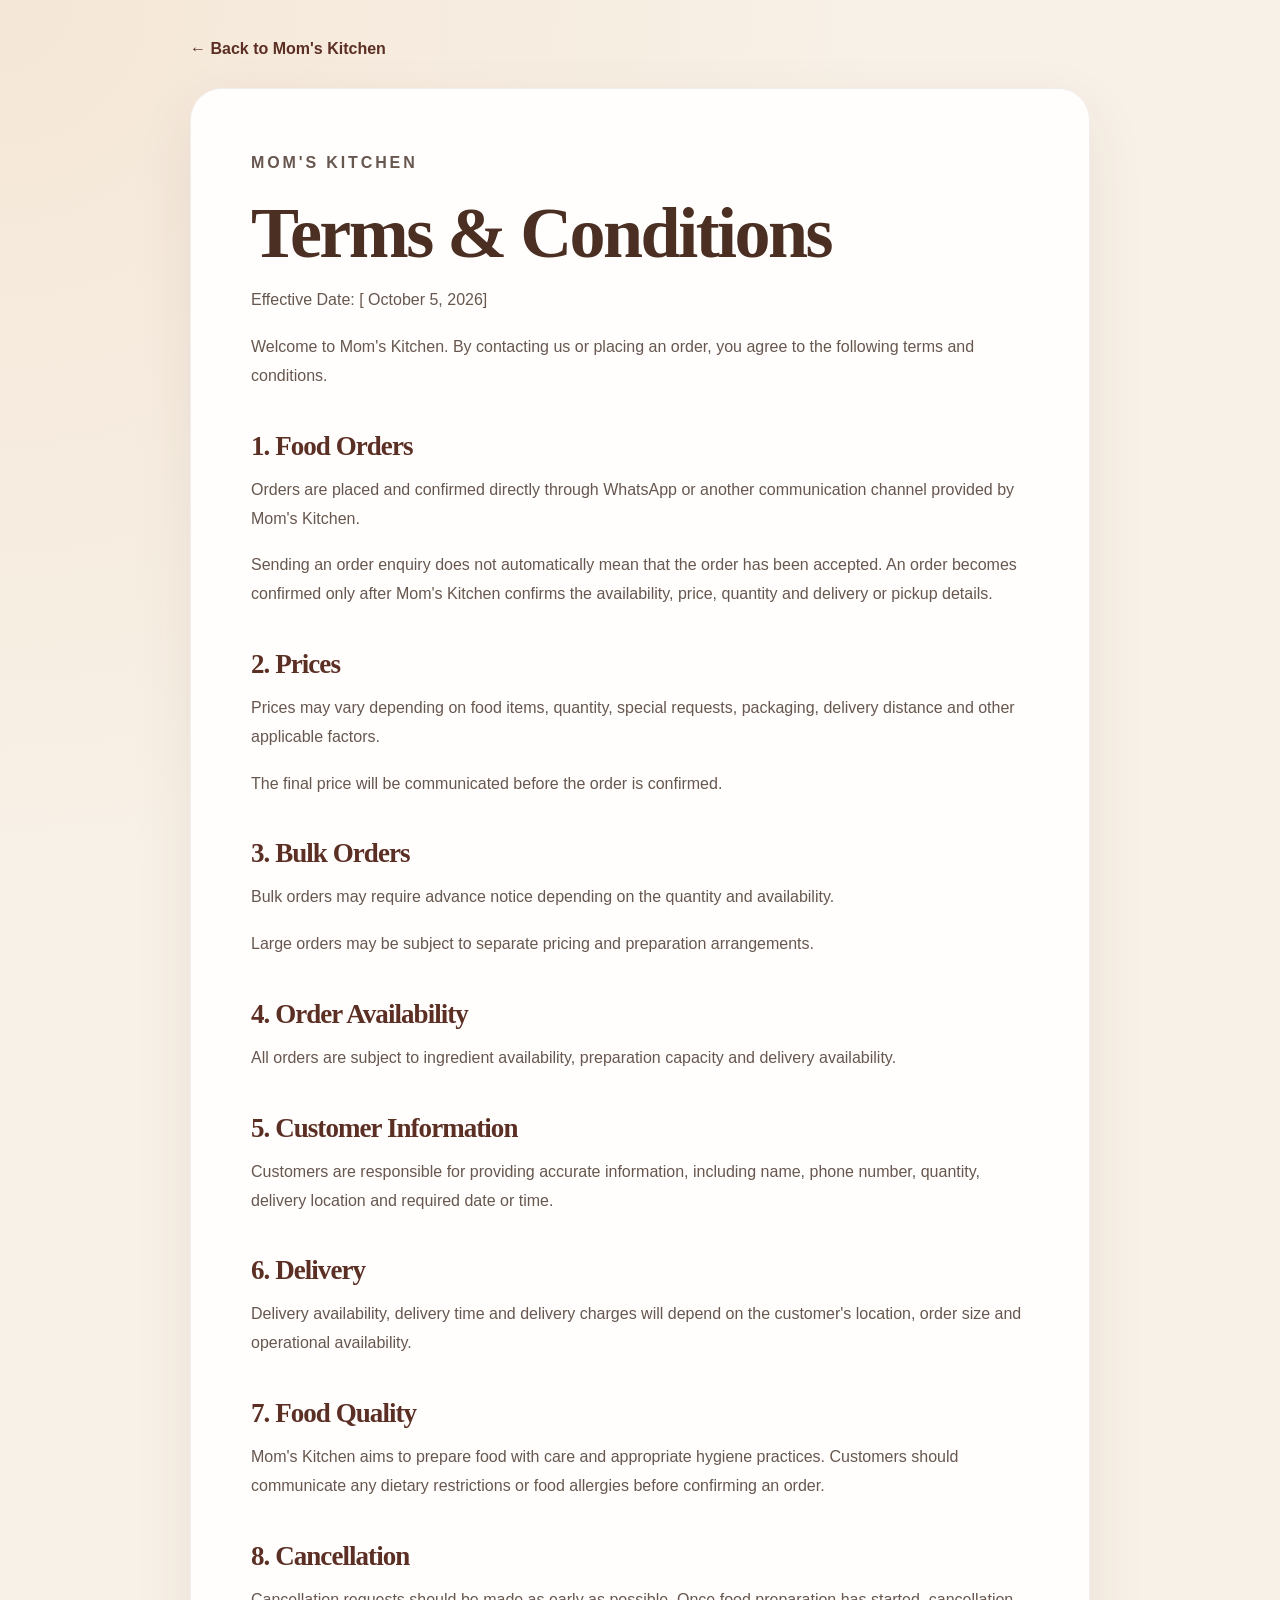
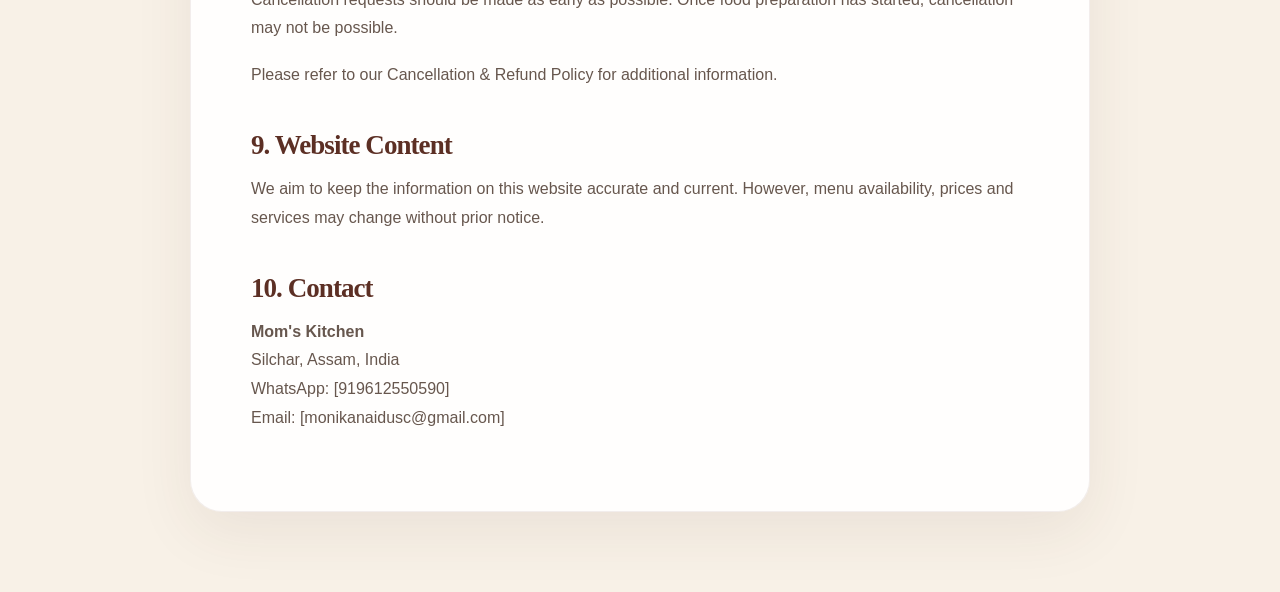
<file: terms.html>
<!DOCTYPE html>
<html lang="en">
<head>

    <meta charset="UTF-8">
    <meta name="viewport" content="width=device-width, initial-scale=1.0">

    <title>Terms & Conditions | Mom's Kitchen</title>

    <link rel="stylesheet" href="style.css">

</head>

<body>

<main class="legal-page">

    <a href="index.html" class="legal-back">
        ← Back to Mom's Kitchen
    </a>

    <div class="legal-container">

        <p class="legal-label">MOM'S KITCHEN</p>

        <h1>Terms & Conditions</h1>

        <p class="legal-updated">
            Effective Date: [ October 5, 2026]
        </p>

        <p>
            Welcome to Mom's Kitchen. By contacting us or placing an order,
            you agree to the following terms and conditions.
        </p>

        <h2>1. Food Orders</h2>

        <p>
            Orders are placed and confirmed directly through WhatsApp or
            another communication channel provided by Mom's Kitchen.
        </p>

        <p>
            Sending an order enquiry does not automatically mean that the
            order has been accepted. An order becomes confirmed only after
            Mom's Kitchen confirms the availability, price, quantity and
            delivery or pickup details.
        </p>

        <h2>2. Prices</h2>

        <p>
            Prices may vary depending on food items, quantity, special
            requests, packaging, delivery distance and other applicable
            factors.
        </p>

        <p>
            The final price will be communicated before the order is
            confirmed.
        </p>

        <h2>3. Bulk Orders</h2>

        <p>
            Bulk orders may require advance notice depending on the quantity
            and availability.
        </p>

        <p>
            Large orders may be subject to separate pricing and preparation
            arrangements.
        </p>

        <h2>4. Order Availability</h2>

        <p>
            All orders are subject to ingredient availability, preparation
            capacity and delivery availability.
        </p>

        <h2>5. Customer Information</h2>

        <p>
            Customers are responsible for providing accurate information,
            including name, phone number, quantity, delivery location and
            required date or time.
        </p>

        <h2>6. Delivery</h2>

        <p>
            Delivery availability, delivery time and delivery charges will
            depend on the customer's location, order size and operational
            availability.
        </p>

        <h2>7. Food Quality</h2>

        <p>
            Mom's Kitchen aims to prepare food with care and appropriate
            hygiene practices. Customers should communicate any dietary
            restrictions or food allergies before confirming an order.
        </p>

        <h2>8. Cancellation</h2>

        <p>
            Cancellation requests should be made as early as possible.
            Once food preparation has started, cancellation may not
            be possible.
        </p>

        <p>
            Please refer to our Cancellation & Refund Policy for additional
            information.
        </p>

        <h2>9. Website Content</h2>

        <p>
            We aim to keep the information on this website accurate and
            current. However, menu availability, prices and services may
            change without prior notice.
        </p>

        <h2>10. Contact</h2>

        <p>
            <strong>Mom's Kitchen</strong><br>
            Silchar, Assam, India<br>
            WhatsApp: [919612550590]<br>
            Email: [monikanaidusc@gmail.com]
        </p>

    </div>

</main>

</body>
</html>
</file>
<file: style.css>
/* =========================================================
   MOM'S KITCHEN
   Premium Home Kitchen — Silchar, Assam
========================================================= */

:root {
    --cream: #fffaf1;
    --cream-2: #f7efe1;
    --paper: #fffdf8;

    --terracotta: #b94f35;
    --terracotta-dark: #8f3827;
    --saffron: #e5a13b;
    --gold: #d49a35;

    --leaf: #526b45;
    --leaf-dark: #344a31;

    --brown: #35251e;
    --brown-soft: #6e5a4e;

    --white: #ffffff;

    --shadow-soft: 0 20px 60px rgba(66, 39, 25, 0.10);
    --shadow-card: 0 15px 45px rgba(66, 39, 25, 0.09);

    --radius-xl: 36px;
    --radius-lg: 26px;
    --radius-md: 18px;

    --serif: "Playfair Display", Georgia, serif;
    --sans: "DM Sans", Arial, sans-serif;

    --container: 1180px;
}


/* =========================================================
   RESET
========================================================= */

* {
    margin: 0;
    padding: 0;
    box-sizing: border-box;
}

html {
    scroll-behavior: smooth;
}

body {
    background: var(--cream);
    color: var(--brown);
    font-family: var(--sans);
    overflow-x: hidden;
}

body::selection {
    background: var(--terracotta);
    color: white;
}

a {
    color: inherit;
    text-decoration: none;
}

img {
    max-width: 100%;
    display: block;
}

button,
input,
textarea,
select {
    font: inherit;
}


/* =========================================================
   GLOBAL
========================================================= */

.container {
    width: min(1180px, calc(100% - 40px));
    margin: 0 auto;
}

.section {
    padding: 120px 0;
    position: relative;
}

.eyebrow {
    display: inline-flex;
    align-items: center;
    gap: 10px;

    color: var(--terracotta);
    font-size: 0.75rem;
    font-weight: 700;
    letter-spacing: 0.16em;
    text-transform: uppercase;

    margin-bottom: 18px;
}

.eyebrow::before {
    content: "";
    width: 28px;
    height: 2px;
    background: var(--saffron);
}

h1,
h2,
h3 {
    letter-spacing: -0.035em;
}

h1,
h2 {
    font-family: var(--serif);
    font-weight: 600;
}

h1 span,
h2 span {
    color: var(--terracotta);
    display: block;
}

p {
    line-height: 1.8;
    color: var(--brown-soft);
}


/* =========================================================
   DECORATIVE BACKGROUND
========================================================= */

.hero,
.story,
.menu,
.order {
    position: relative;
}

.hero::before,
.story::before,
.menu::before,
.order::before {
    content: "";
    position: absolute;
    width: 420px;
    height: 420px;

    border-radius: 50%;

    background:
        radial-gradient(
            circle,
            rgba(229, 161, 59, 0.15),
            transparent 68%
        );

    pointer-events: none;
}

.hero::before {
    top: -160px;
    left: -150px;
}

.story::before {
    bottom: -180px;
    right: -160px;
}

.menu::before {
    top: 40%;
    left: -180px;
}

.order::before {
    bottom: -160px;
    right: -180px;
}


/* =========================================================
   NAVBAR
========================================================= */

.navbar {
    position: absolute;
    top: 0;
    left: 0;
    width: 100%;

    z-index: 50;

    padding: 25px 0;

    background: rgba(255, 250, 241, 0.65);
    backdrop-filter: blur(18px);
    -webkit-backdrop-filter: blur(18px);

    border-bottom: 1px solid rgba(143, 56, 39, 0.08);
}

.nav-container {
    display: flex;
    align-items: center;
    justify-content: space-between;
    gap: 30px;
}

.logo {
    font-family: var(--serif);
    font-size: 1.65rem;
    font-weight: 700;

    color: var(--brown);

    position: relative;
}

.logo::after {
    content: "";
    position: absolute;

    left: 0;
    bottom: -5px;

    width: 32px;
    height: 3px;

    background: var(--terracotta);
    border-radius: 20px;
}

.nav-links {
    display: flex;
    align-items: center;
    gap: 34px;
}

.nav-links a {
    font-size: 0.88rem;
    font-weight: 600;
    color: var(--brown-soft);

    transition: 0.3s ease;
}

.nav-links a:hover {
    color: var(--terracotta);
}

.nav-order {
    padding: 12px 21px;

    color: white;
    background: var(--terracotta);

    border-radius: 100px;

    font-size: 0.82rem;
    font-weight: 700;

    box-shadow: 0 10px 25px rgba(185, 79, 53, 0.20);

    transition:
        transform 0.3s ease,
        box-shadow 0.3s ease;
}

.nav-order:hover {
    transform: translateY(-3px);
    box-shadow: 0 15px 35px rgba(185, 79, 53, 0.28);
}


/* =========================================================
   HERO
========================================================= */

.hero {
    min-height: 100vh;

    display: grid;
    grid-template-columns: 1.05fr 0.95fr;
    align-items: center;

    gap: 70px;

    padding: 150px max(20px, calc((100vw - 1180px) / 2)) 100px;

    overflow: hidden;

    background:
        radial-gradient(
            circle at 80% 20%,
            rgba(229, 161, 59, 0.18),
            transparent 28%
        ),
        radial-gradient(
            circle at 20% 90%,
            rgba(82, 107, 69, 0.12),
            transparent 30%
        ),
        var(--cream);
}

.hero-content {
    position: relative;
    z-index: 2;
}

.hero h1 {
    max-width: 750px;

    font-size: clamp(3.4rem, 6vw, 6.2rem);

    line-height: 0.98;

    margin-bottom: 28px;
}

.hero-description {
    max-width: 580px;

    font-size: 1.08rem;

    margin-bottom: 35px;
}

.hero-buttons {
    display: flex;
    align-items: center;
    gap: 14px;

    flex-wrap: wrap;
}

.btn {
    display: inline-flex;
    align-items: center;
    justify-content: center;

    min-height: 54px;

    padding: 0 26px;

    border-radius: 100px;

    font-size: 0.9rem;
    font-weight: 700;

    transition:
        transform 0.3s ease,
        box-shadow 0.3s ease,
        background 0.3s ease;
}

.btn-primary {
    color: white;
    background: var(--terracotta);

    box-shadow: 0 15px 35px rgba(185, 79, 53, 0.24);
}

.btn-primary:hover {
    transform: translateY(-4px);
    box-shadow: 0 20px 45px rgba(185, 79, 53, 0.32);
}

.btn-secondary {
    color: var(--brown);

    background: rgba(255, 255, 255, 0.72);

    border: 1px solid rgba(53, 37, 30, 0.12);
}

.btn-secondary:hover {
    transform: translateY(-4px);
    background: white;
    box-shadow: var(--shadow-soft);
}

.hero-note {
    margin-top: 25px;

    font-size: 0.82rem;

    color: var(--brown-soft);
}


/* =========================================================
   HERO VISUAL
========================================================= */

.hero-visual {
    display: flex;
    justify-content: center;

    position: relative;
}

.hero-visual::before {
    content: "";

    position: absolute;

    width: 430px;
    height: 430px;

    border-radius: 50%;

    border: 1px solid rgba(185, 79, 53, 0.15);

    transform: rotate(12deg);
}

.hero-visual::after {
    content: "HOME • LOVE • FOOD";

    position: absolute;

    width: 470px;
    height: 470px;

    display: flex;
    align-items: flex-start;
    justify-content: center;

    padding-top: 18px;

    border-radius: 50%;

    font-size: 0.62rem;
    font-weight: 700;
    letter-spacing: 0.3em;

    color: var(--terracotta);

    transform: rotate(-12deg);

    pointer-events: none;
}

.food-card {
    position: relative;

    width: min(420px, 90vw);
    height: 500px;

    padding: 16px;

    background: rgba(255, 255, 255, 0.68);

    border: 1px solid rgba(255, 255, 255, 0.9);

    border-radius: 220px 220px 35px 35px;

    box-shadow:
        0 35px 90px rgba(66, 39, 25, 0.16),
        inset 0 0 0 1px rgba(185, 79, 53, 0.06);

    transform: rotate(2deg);

    backdrop-filter: blur(12px);
}

.food-placeholder {
    width: 100%;
    height: 100%;

    display: flex;
    align-items: center;
    justify-content: center;

    border-radius: 205px 205px 25px 25px;

    font-size: 9rem;

    background:
        radial-gradient(
            circle at 50% 40%,
            rgba(229, 161, 59, 0.45),
            transparent 30%
        ),
        linear-gradient(
            145deg,
            #f5dfb6,
            #d8a15b
        );

    box-shadow:
        inset 0 0 80px rgba(255, 255, 255, 0.4);
}

.food-card-text {
    position: absolute;

    left: 50%;
    bottom: 35px;

    transform: translateX(-50%);

    width: 75%;

    padding: 17px 22px;

    display: flex;
    flex-direction: column;

    background: rgba(255, 253, 248, 0.88);

    border-radius: 18px;

    text-align: center;

    backdrop-filter: blur(15px);

    box-shadow: 0 12px 35px rgba(66, 39, 25, 0.12);
}

.food-card-text strong {
    font-family: var(--serif);
    font-size: 1.2rem;
}

.food-card-text span {
    margin-top: 3px;

    font-size: 0.75rem;

    color: var(--brown-soft);
}


/* =========================================================
   STORY
========================================================= */

.story {
    background: var(--paper);
}

.story-grid {
    display: grid;
    grid-template-columns: 0.9fr 1.1fr;

    align-items: center;

    gap: 100px;
}

.story-image {
    position: relative;

    min-height: 540px;

    display: flex;
    align-items: center;
    justify-content: center;
}

.story-image::before {
    content: "";

    position: absolute;

    width: 78%;
    height: 78%;

    border: 1px solid var(--saffron);

    border-radius: 45% 55% 48% 52%;

    transform: rotate(-8deg);
}

.image-placeholder {
    width: 78%;
    height: 440px;

    display: flex;
    align-items: center;
    justify-content: center;

    border-radius: 48% 52% 45% 55%;

    background:
        linear-gradient(
            145deg,
            #e7c88c,
            #a85d42
        );

    font-size: 6rem;

    box-shadow: var(--shadow-soft);

    position: relative;
    z-index: 2;
}

.story-content h2 {
    font-size: clamp(2.6rem, 4.5vw, 4.5rem);

    line-height: 1.05;

    margin-bottom: 30px;
}

.story-content p {
    max-width: 620px;

    margin-bottom: 18px;

    font-size: 1rem;
}

.story-quote {
    margin-top: 30px;

    padding-left: 22px;

    border-left: 3px solid var(--saffron);

    font-family: var(--serif);

    font-size: 1.25rem;
    font-style: italic;

    color: var(--terracotta);
}


/* =========================================================
   MENU
========================================================= */

.menu {
    background:
        linear-gradient(
            180deg,
            var(--cream),
            #f8f0e3
        );
}

.section-heading {
    max-width: 720px;

    margin-bottom: 55px;
}

.section-heading h2 {
    font-size: clamp(2.8rem, 5vw, 4.5rem);

    line-height: 1;

    margin-bottom: 20px;
}

.section-heading > p:last-child {
    max-width: 540px;
}

.menu-grid {
    display: grid;

    grid-template-columns:
        repeat(5, minmax(0, 1fr));

    gap: 18px;
}

.menu-card {
    min-height: 300px;

    padding: 30px 25px;

    display: flex;
    flex-direction: column;

    border-radius: var(--radius-lg);

    background:
        rgba(255, 255, 255, 0.72);

    border: 1px solid rgba(255, 255, 255, 0.9);

    box-shadow: var(--shadow-card);

    transition:
        transform 0.4s ease,
        box-shadow 0.4s ease,
        background 0.4s ease;

    position: relative;
    overflow: hidden;
}

.menu-card::before {
    content: "";

    position: absolute;

    width: 100px;
    height: 100px;

    right: -40px;
    top: -40px;

    border-radius: 50%;

    background: rgba(229, 161, 59, 0.13);
}

.menu-card:hover {
    transform: translateY(-10px);

    background: white;

    box-shadow:
        0 25px 60px rgba(66, 39, 25, 0.14);
}

.menu-icon {
    width: 65px;
    height: 65px;

    display: flex;
    align-items: center;
    justify-content: center;

    border-radius: 20px;

    background: #fff1d7;

    font-size: 2rem;

    margin-bottom: 30px;
}

.menu-card h3 {
    font-family: var(--serif);

    font-size: 1.45rem;

    margin-bottom: 12px;
}

.menu-card p {
    font-size: 0.88rem;

    line-height: 1.7;
}

.menu-card a {
    margin-top: auto;

    padding-top: 25px;

    color: var(--terracotta);

    font-size: 0.82rem;
    font-weight: 700;
}


/* =========================================================
   BULK ORDERS
========================================================= */

.bulk {
    padding: 0;

    background: var(--leaf-dark);

    color: white;

    overflow: hidden;
}

.bulk-container {
    min-height: 620px;

    display: flex;
    align-items: center;

    position: relative;
}

.bulk-container::before {
    content: "";

    position: absolute;

    width: 500px;
    height: 500px;

    right: -150px;
    top: 50%;

    transform: translateY(-50%);

    border-radius: 50%;

    border: 1px solid rgba(255, 255, 255, 0.16);
}

.bulk-container::after {
    content: "";

    position: absolute;

    width: 340px;
    height: 340px;

    right: -65px;
    top: 50%;

    transform: translateY(-50%);

    border-radius: 50%;

    border: 1px solid rgba(255, 255, 255, 0.10);
}

.bulk-content {
    max-width: 700px;

    position: relative;
    z-index: 2;
}

.bulk .eyebrow {
    color: #f3c76b;
}

.bulk .eyebrow::before {
    background: #f3c76b;
}

.bulk h2 {
    font-size: clamp(2.8rem, 5vw, 5rem);

    line-height: 1;

    margin-bottom: 28px;

    color: white;
}

.bulk h2 span {
    color: #f3c76b;
}

.bulk p {
    color: rgba(255, 255, 255, 0.72);

    max-width: 650px;

    margin-bottom: 12px;
}

.quantity-list {
    display: flex;
    flex-wrap: wrap;

    gap: 10px;

    margin: 30px 0;
}

.quantity-list span {
    padding: 10px 16px;

    border-radius: 100px;

    background: rgba(255, 255, 255, 0.08);

    border: 1px solid rgba(255, 255, 255, 0.13);

    font-size: 0.8rem;
    font-weight: 700;

    color: white;
}

.btn-light {
    color: var(--leaf-dark);

    background: #fff8e8;

    box-shadow: 0 15px 35px rgba(0, 0, 0, 0.15);
}

.btn-light:hover {
    transform: translateY(-4px);

    background: white;
}


/* =========================================================
   ORDER
========================================================= */

.order {
    text-align: center;

    background: var(--paper);
}

.order .section-heading {
    margin-left: auto;
    margin-right: auto;
}

.order .section-heading p:last-child {
    margin-left: auto;
    margin-right: auto;
}

.order-buttons {
    display: flex;
    justify-content: center;

    gap: 14px;

    flex-wrap: wrap;
}


/* =========================================================
   FOOTER
========================================================= */

footer {
    position: relative;

    padding: 75px 0 25px;

    color: white;

    background:
        radial-gradient(
            circle at 80% 20%,
            rgba(185, 79, 53, 0.25),
            transparent 30%
        ),
        #241914;
}

.footer-container {
    display: flex;

    justify-content: space-between;

    gap: 40px;

    padding-bottom: 60px;
}

.footer-container h2 {
    font-family: var(--serif);

    font-size: 2rem;

    margin-bottom: 10px;
}

.footer-container p {
    color: rgba(255, 255, 255, 0.62);

    font-size: 0.85rem;
}

.footer-bottom {
    padding-top: 22px;

    border-top: 1px solid rgba(255, 255, 255, 0.09);

    text-align: center;

    color: rgba(255, 255, 255, 0.38);

    font-size: 0.72rem;
}


/* =========================================================
   RESPONSIVE — TABLET
========================================================= */

@media (max-width: 1050px) {

    .nav-links {
        gap: 20px;
    }

    .hero {
        grid-template-columns: 1fr 0.8fr;

        gap: 30px;
    }

    .hero h1 {
        font-size: clamp(3rem, 6vw, 5rem);
    }

    .menu-grid {
        grid-template-columns:
            repeat(3, minmax(0, 1fr));
    }

    .story-grid {
        gap: 50px;
    }
}


/* =========================================================
   RESPONSIVE — MOBILE
========================================================= */

@media (max-width: 760px) {

    .container {
        width: min(100% - 30px, 600px);
    }

    .section {
        padding: 85px 0;
    }

    /* NAV */

    .navbar {
        padding: 18px 0;
    }

    .nav-links {
        display: none;
    }

    .nav-order {
        padding: 10px 16px;
    }

    .logo {
        font-size: 1.4rem;
    }


    /* HERO */

    .hero {
        min-height: auto;

        grid-template-columns: 1fr;

        gap: 65px;

        padding-top: 140px;
        padding-bottom: 80px;
    }

    .hero h1 {
        font-size: clamp(3rem, 14vw, 4.8rem);
    }

    .hero-description {
        font-size: 0.96rem;
    }

    .hero-visual {
        margin-bottom: 20px;
    }

    .food-card {
        height: 400px;

        width: min(330px, 88vw);
    }

    .food-placeholder {
        font-size: 6rem;
    }

    .hero-visual::before {
        width: 330px;
        height: 330px;
    }

    .hero-visual::after {
        width: 360px;
        height: 360px;
    }


    /* STORY */

    .story-grid {
        grid-template-columns: 1fr;

        gap: 40px;
    }

    .story-image {
        min-height: 400px;
    }

    .image-placeholder {
        height: 350px;
    }

    .story-content h2 {
        font-size: 3rem;
    }


    /* MENU */

    .menu-grid {
        grid-template-columns: 1fr;
    }

    .menu-card {
        min-height: 250px;
    }


    /* BULK */

    .bulk-container {
        min-height: 600px;
    }

    .bulk h2 {
        font-size: 3.2rem;
    }

    .quantity-list {
        gap: 7px;
    }

    .quantity-list span {
        padding: 8px 12px;
    }


    /* FOOTER */

    .footer-container {
        flex-direction: column;
    }
}


/* =========================================================
   SMALL PHONES
========================================================= */

@media (max-width: 430px) {

    .hero {
        padding-top: 125px;
    }

    .hero h1 {
        font-size: 2.85rem;
    }

    .hero-buttons {
        flex-direction: column;
        align-items: stretch;
    }

    .btn {
        width: 100%;
    }

    .food-card {
        height: 350px;
    }

    .story-content h2,
    .section-heading h2,
    .bulk h2 {
        font-size: 2.65rem;
    }
}


/* =========================================================
   ACCESSIBILITY
========================================================= */

@media (prefers-reduced-motion: reduce) {

    html {
        scroll-behavior: auto;
    }

    *,
    *::before,
    *::after {
        transition: none !important;
        animation: none !important;
    }
}
/* =========================================================
   WORDS FROM HOME
========================================================= */

.words-home {
    position: relative;
    padding: 120px 0;

    overflow: hidden;

    background:
        radial-gradient(
            circle at 10% 20%,
            rgba(229, 161, 59, 0.13),
            transparent 30%
        ),
        radial-gradient(
            circle at 90% 80%,
            rgba(82, 107, 69, 0.10),
            transparent 30%
        ),
        #fffaf1;
}


/* Decorative circles */

.words-home::before {
    content: "";

    position: absolute;

    width: 280px;
    height: 280px;

    left: -150px;
    top: 50%;

    transform: translateY(-50%);

    border: 1px solid rgba(185, 79, 53, 0.12);

    border-radius: 50%;
}

.words-home::after {
    content: "";

    position: absolute;

    width: 180px;
    height: 180px;

    right: -90px;
    top: 80px;

    border: 1px solid rgba(82, 107, 69, 0.14);

    border-radius: 50%;
}


/* Heading */

.words-heading {
    max-width: 650px;

    margin: 0 auto 60px;

    text-align: center;
}

.words-heading .eyebrow {
    justify-content: center;
}

.words-heading h2 {
    font-size: clamp(2.7rem, 5vw, 4.5rem);

    line-height: 1.05;
}


/* Quote grid */

.quote-grid {
    display: grid;

    grid-template-columns: 1fr 1fr;

    gap: 25px;

    max-width: 1000px;

    margin: 0 auto;
}


/* Quote card */

.language-quote {
    position: relative;

    min-height: 350px;

    padding: 42px;

    display: flex;
    flex-direction: column;
    justify-content: center;

    border-radius: 35px;

    overflow: hidden;

    box-shadow:
        0 25px 70px rgba(66, 39, 25, 0.10);

    transition:
        transform 0.4s ease,
        box-shadow 0.4s ease;
}

.language-quote:hover {
    transform: translateY(-8px);

    box-shadow:
        0 35px 85px rgba(66, 39, 25, 0.15);
}


/* Bengali card */

.bengali-quote {
    background:
        linear-gradient(
            145deg,
            #fff3df,
            #f8dfc2
        );

    border: 1px solid rgba(185, 79, 53, 0.12);
}


/* Assamese card */

.assamese-quote {
    background:
        linear-gradient(
            145deg,
            #f1f4e9,
            #dfe8d5
        );

    border: 1px solid rgba(82, 107, 69, 0.14);
}


/* Language */

.quote-language {
    position: absolute;

    top: 28px;
    left: 35px;

    font-size: 0.68rem;

    font-weight: 700;

    letter-spacing: 0.13em;

    text-transform: uppercase;

    color: var(--terracotta);
}

.assamese-quote .quote-language {
    color: var(--leaf-dark);
}


/* Giant quotation mark */

.quote-mark {
    position: absolute;

    right: 25px;
    top: 5px;

    font-family: Georgia, serif;

    font-size: 8rem;

    line-height: 1;

    color: rgba(185, 79, 53, 0.10);
}

.assamese-quote .quote-mark {
    color: rgba(82, 107, 69, 0.10);
}


/* Main quote */

.language-quote p {
    position: relative;
    z-index: 2;

    margin-top: 25px;

    font-family: var(--serif);

    font-size: clamp(1.45rem, 2.3vw, 2rem);

    line-height: 1.65;

    color: var(--brown);
}


/* Small ending */

.quote-small {
    margin-top: 25px;

    font-size: 0.75rem;

    color: var(--brown-soft);

    font-style: italic;
}


/* Bottom English quote */

.little-quote {
    max-width: 600px;

    margin: 65px auto 0;

    text-align: center;
}

.little-quote span {
    display: block;

    margin-bottom: 12px;

    font-size: 1.4rem;
}

.little-quote p {
    font-family: var(--serif);

    font-size: 1.2rem;

    font-style: italic;

    color: var(--brown-soft);
}


/* Mobile */

@media (max-width: 760px) {

    .words-home {
        padding: 85px 0;
    }

    .quote-grid {
        grid-template-columns: 1fr;
    }

    .language-quote {
        min-height: 310px;

        padding: 35px 28px;
    }

    .language-quote p {
        font-size: 1.4rem;
    }

}
/* =========================================
   LEGAL / INFORMATION PAGES
========================================= */

.legal-page {
    min-height: 100vh;
    background:
        radial-gradient(circle at top left,
        rgba(214, 139, 71, 0.10),
        transparent 35%),
        #f8f1e7;

    padding: 40px 20px 80px;
}

.legal-back {
    display: block;
    max-width: 900px;
    margin: 0 auto 30px;

    color: #5c2f24;
    text-decoration: none;
    font-weight: 600;

    transition: 0.3s ease;
}

.legal-back:hover {
    transform: translateX(-4px);
}

.legal-container {
    max-width: 900px;
    margin: 0 auto;

    background: rgba(255, 255, 255, 0.92);

    padding: 60px;

    border-radius: 32px;

    box-shadow:
        0 20px 60px rgba(74, 47, 34, 0.08);

    border: 1px solid rgba(92, 47, 36, 0.08);
}

.legal-label {
    color: #a64b32;

    font-size: 13px;
    font-weight: 800;

    letter-spacing: 0.18em;

    margin-bottom: 15px;
}

.legal-container h1 {
    font-family: "Playfair Display", serif;

    font-size: clamp(42px, 6vw, 72px);

    line-height: 1.05;

    color: #4a2f22;

    margin-bottom: 15px;
}

.legal-updated {
    color: #8a7568;

    font-size: 14px;

    margin-bottom: 45px;
}

.legal-container h2 {
    font-family: "Playfair Display", serif;

    color: #5c2f24;

    font-size: 27px;

    margin-top: 40px;
    margin-bottom: 14px;
}

.legal-container p {
    color: #67574e;

    font-size: 16px;

    line-height: 1.8;

    margin-bottom: 18px;
}

.legal-container ul {
    margin: 15px 0 25px;
    padding-left: 25px;
}

.legal-container li {
    color: #67574e;

    line-height: 1.8;

    margin-bottom: 8px;
}


/* Mobile */

@media (max-width: 760px) {

    .legal-page {
        padding: 25px 15px 50px;
    }

    .legal-container {
        padding: 30px 22px;

        border-radius: 24px;
    }

    .legal-container h1 {
        font-size: 42px;
    }

    .legal-container h2 {
        font-size: 24px;
    }

    .legal-container p,
    .legal-container li {
        font-size: 15px;
    }

}
.footer-legal {
    display: flex;
    justify-content: center;
    align-items: center;
    flex-wrap: wrap;

    gap: 20px;

    margin: 25px 0;
}

.footer-legal a {
    color: inherit;

    text-decoration: none;

    font-size: 13px;

    opacity: 0.7;

    transition: 0.3s ease;
}

.footer-legal a:hover {
    opacity: 1;
}
/* =========================================
   LOCAL SEO SECTION
========================================= */

.local-seo-section {
    max-width: 900px;

    margin: 100px auto;

    padding: 70px 30px;

    text-align: center;
}

.local-seo-section .section-label {
    color: #a64b32;

    font-size: 13px;

    font-weight: 800;

    letter-spacing: 0.18em;

    margin-bottom: 18px;
}

.local-seo-section h2 {
    font-family: "Playfair Display", serif;

    font-size: clamp(38px, 5vw, 62px);

    line-height: 1.1;

    color: #4a2f22;

    margin-bottom: 25px;
}

.local-seo-section h2 span {
    color: #a64b32;
}

.local-seo-section > p:last-child {
    max-width: 700px;

    margin: 0 auto;

    color: #67574e;

    font-size: 17px;

    line-height: 1.8;
}


@media (max-width: 760px) {

    .local-seo-section {
        margin: 60px auto;

        padding: 50px 20px;
    }

    .local-seo-section h2 {
        font-size: 40px;
    }

}
/* =========================================
   FOOTER CONTACT
========================================= */

.footer-contact {
    display: flex;
    flex-direction: column;
    align-items: center;

    gap: 10px;

    margin: 25px 0 30px;
}

.footer-contact-title {
    margin-bottom: 5px;

    font-size: 12px;

    font-weight: 700;

    letter-spacing: 0.15em;

    text-transform: uppercase;

    opacity: 0.6;
}

.footer-contact a {
    color: inherit;

    text-decoration: none;

    font-size: 15px;

    transition: 0.3s ease;
}

.footer-contact a:hover {
    opacity: 0.7;

    transform: translateY(-1px);
}
</file>
